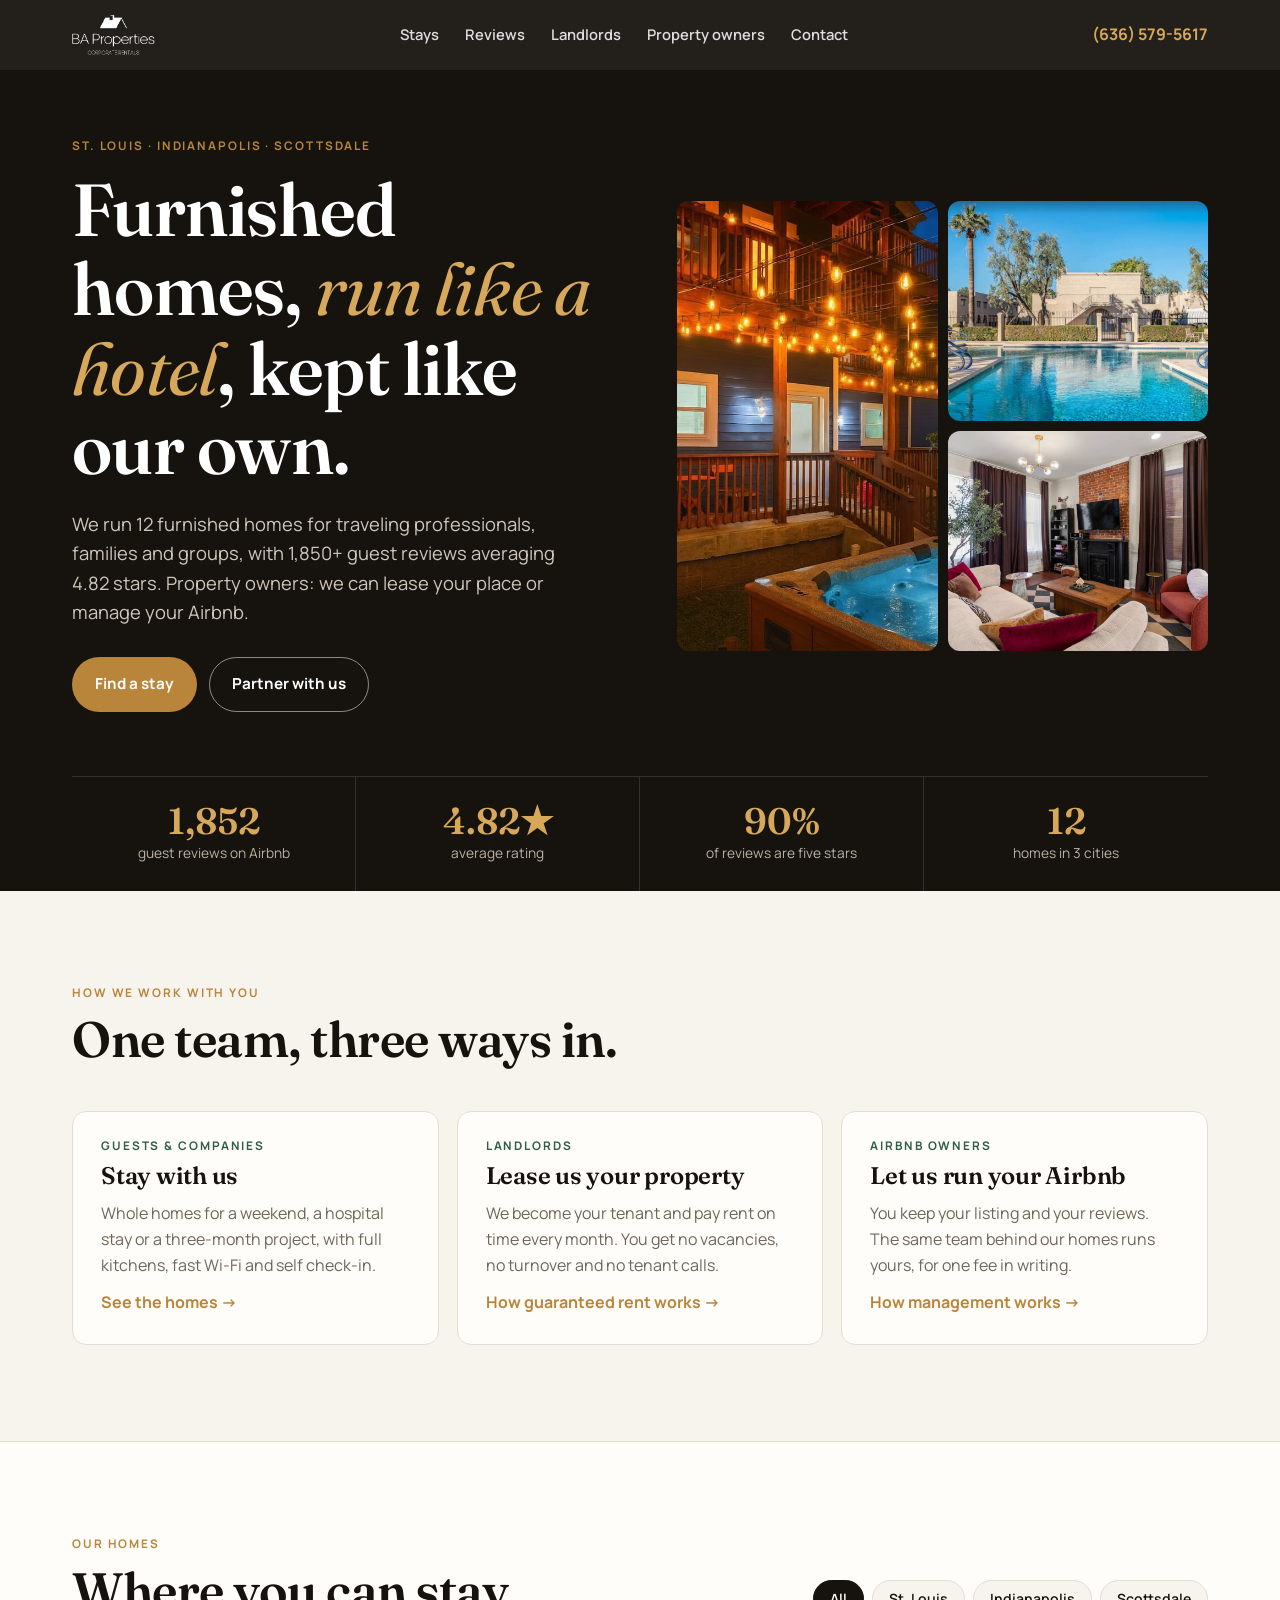
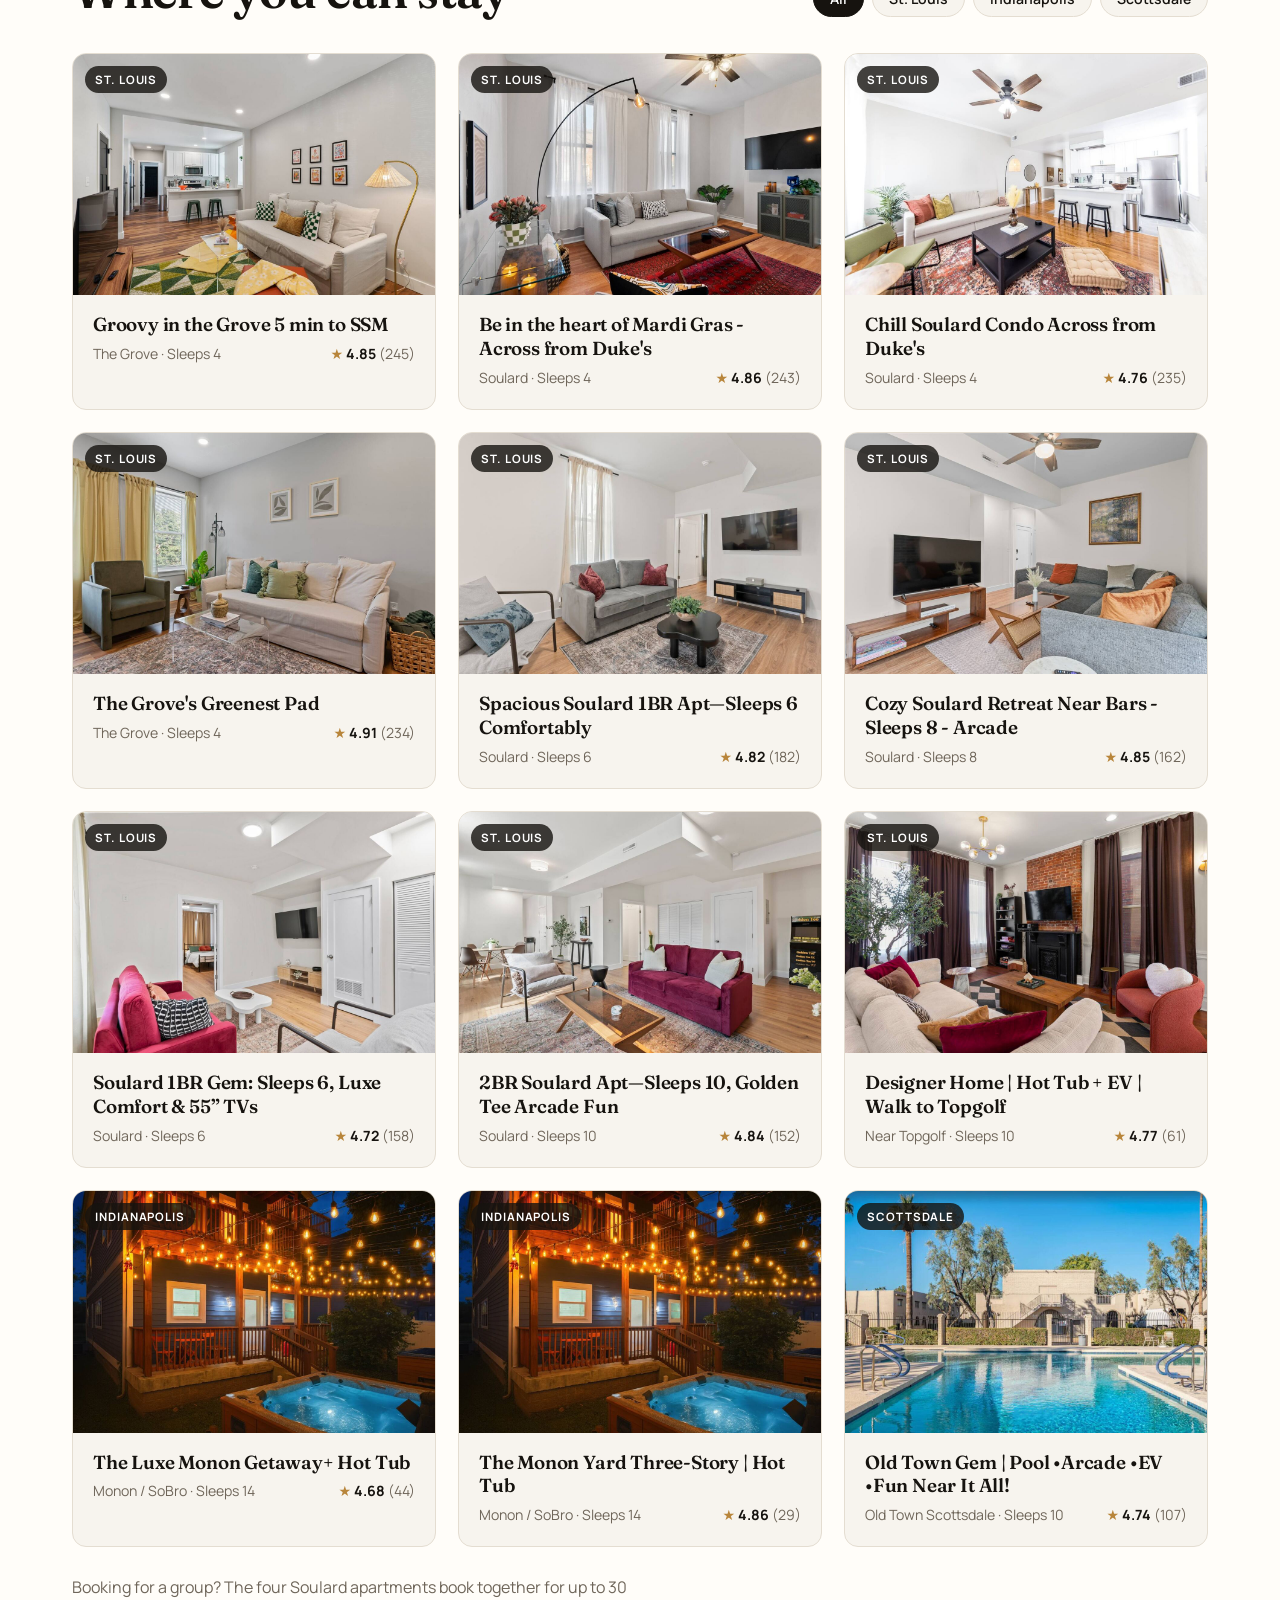
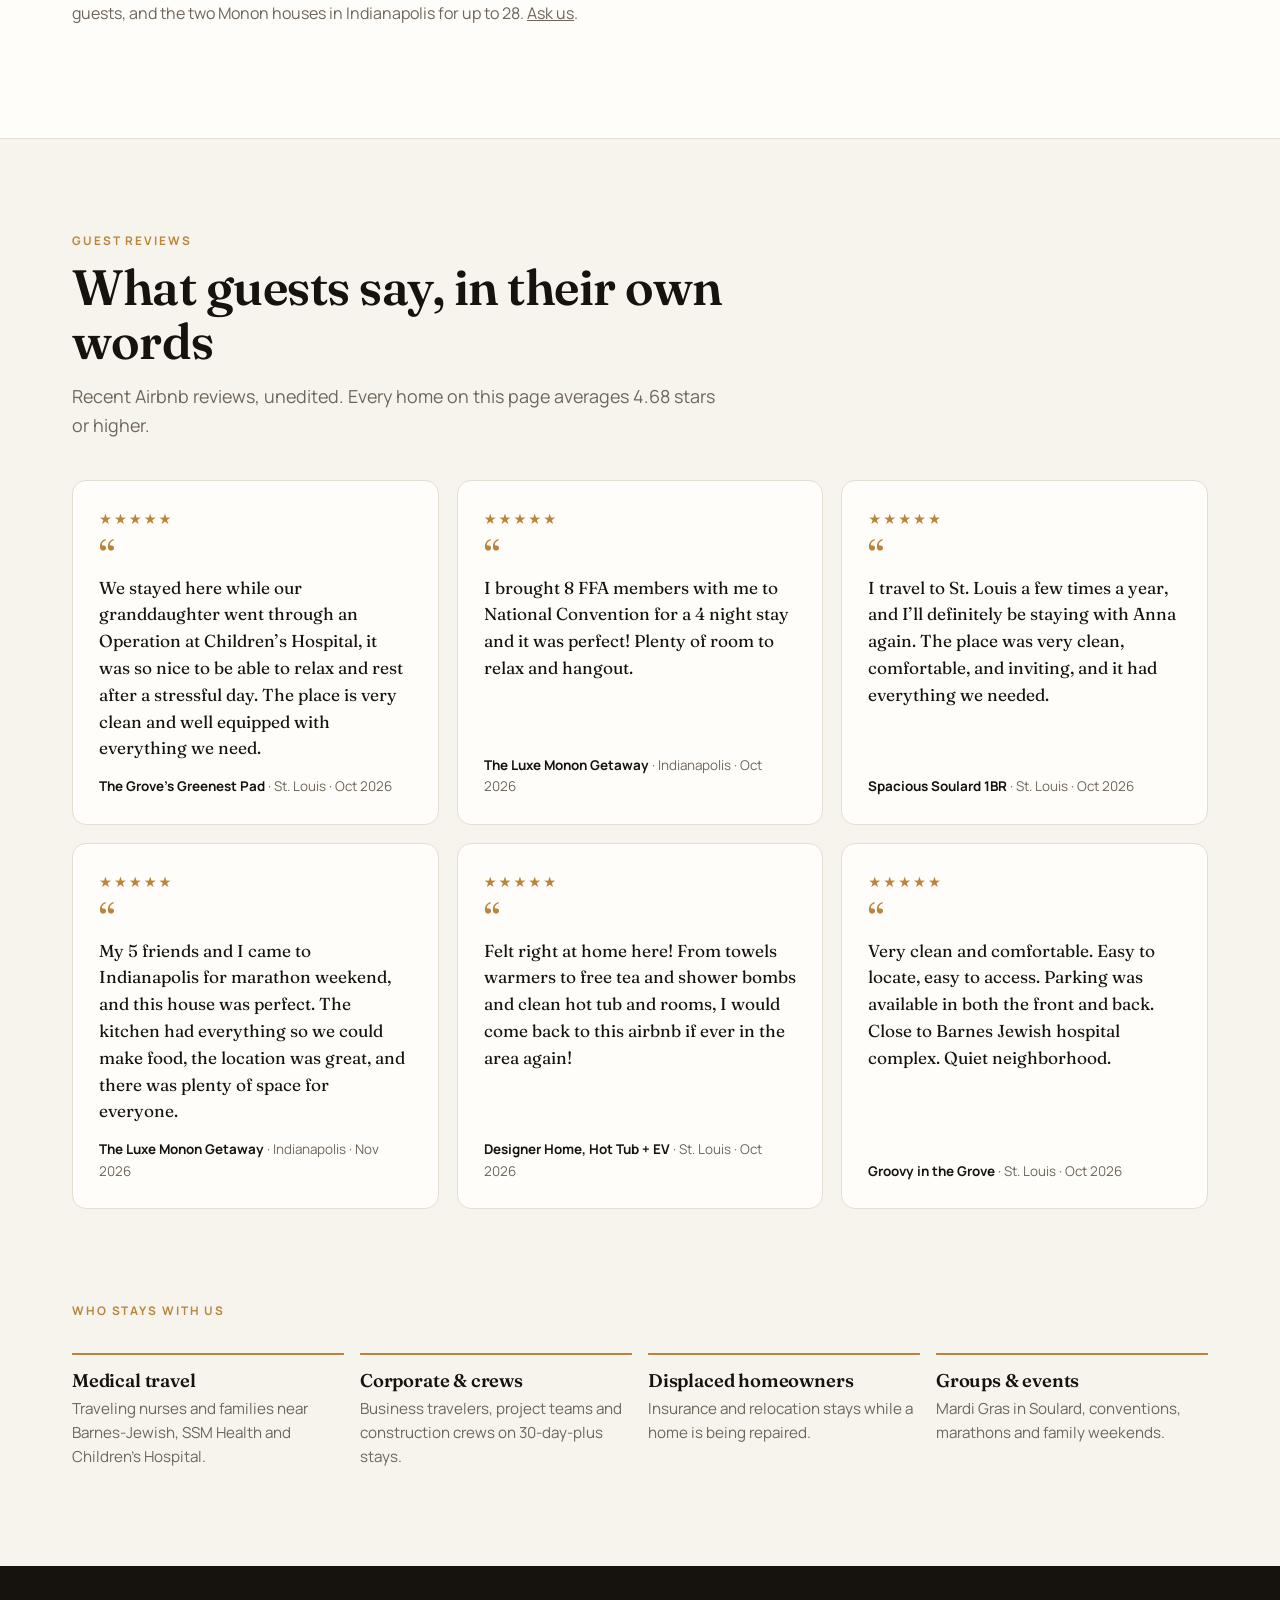
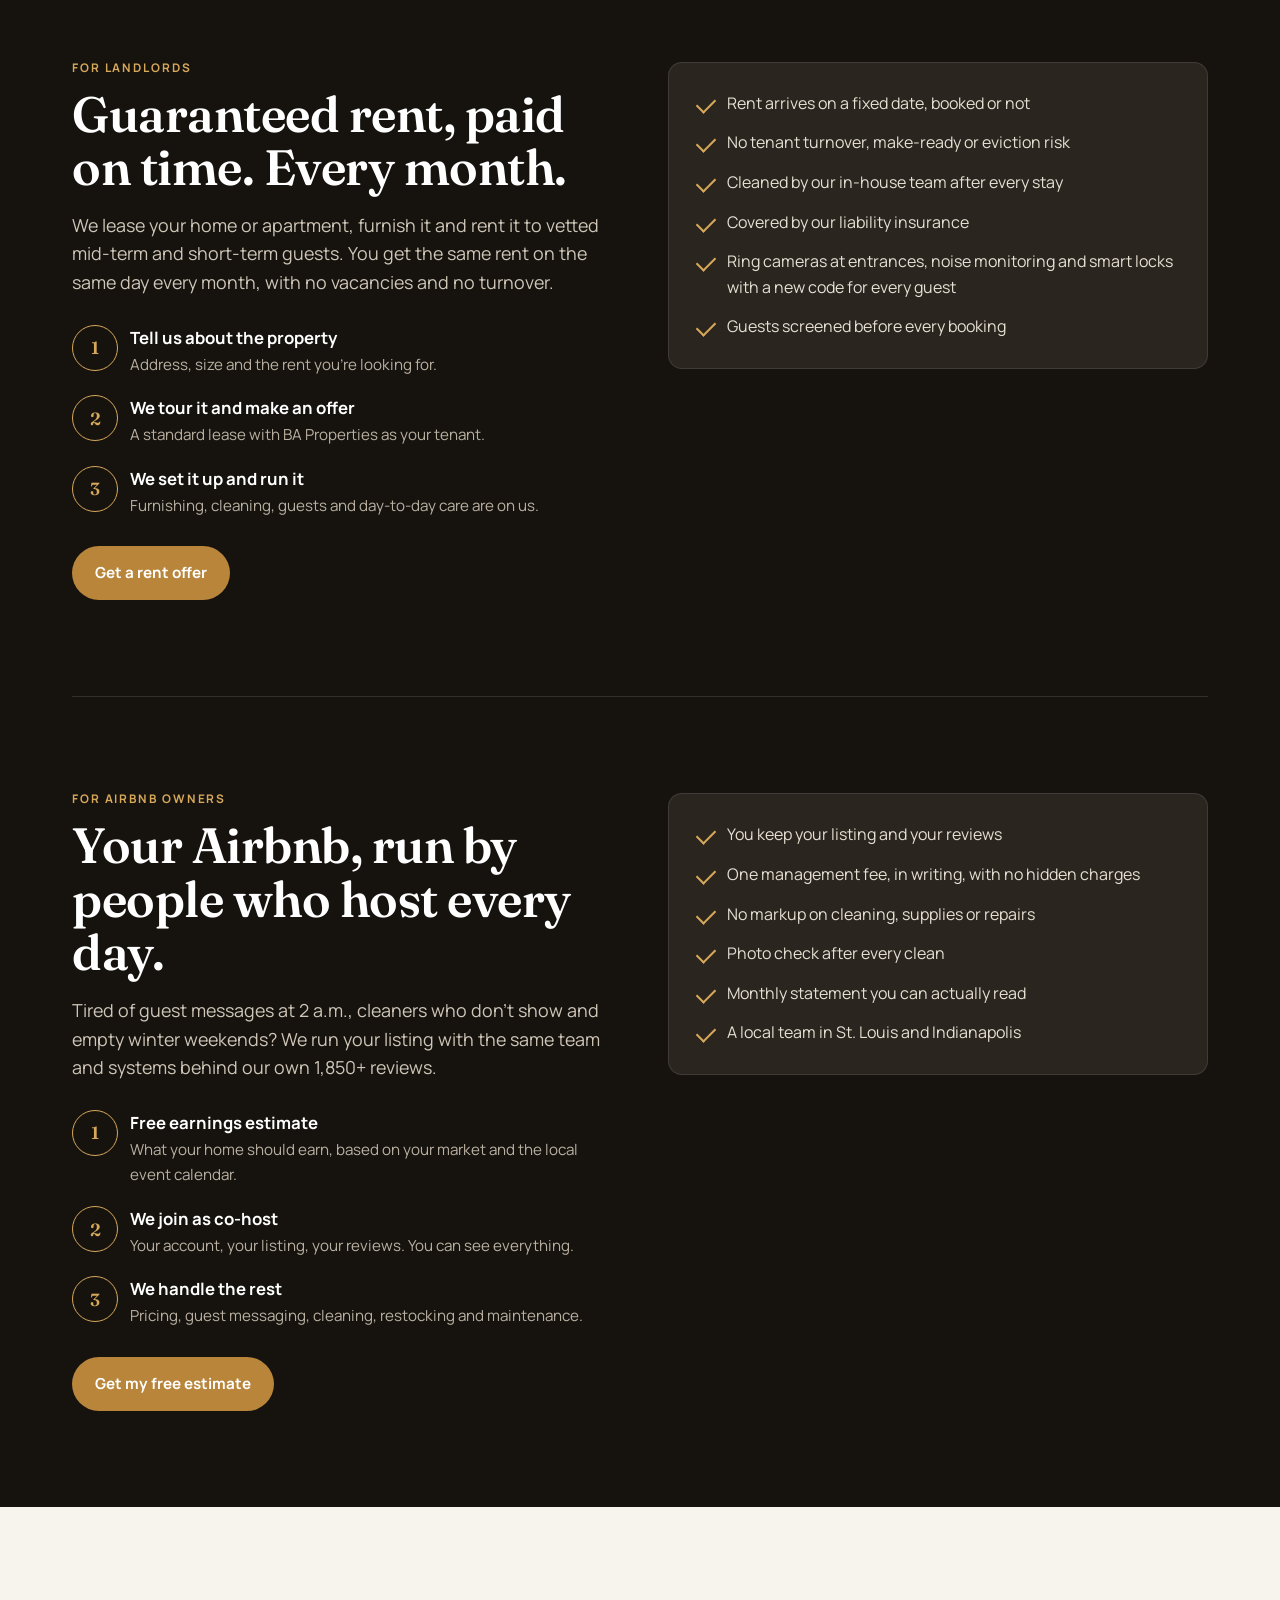
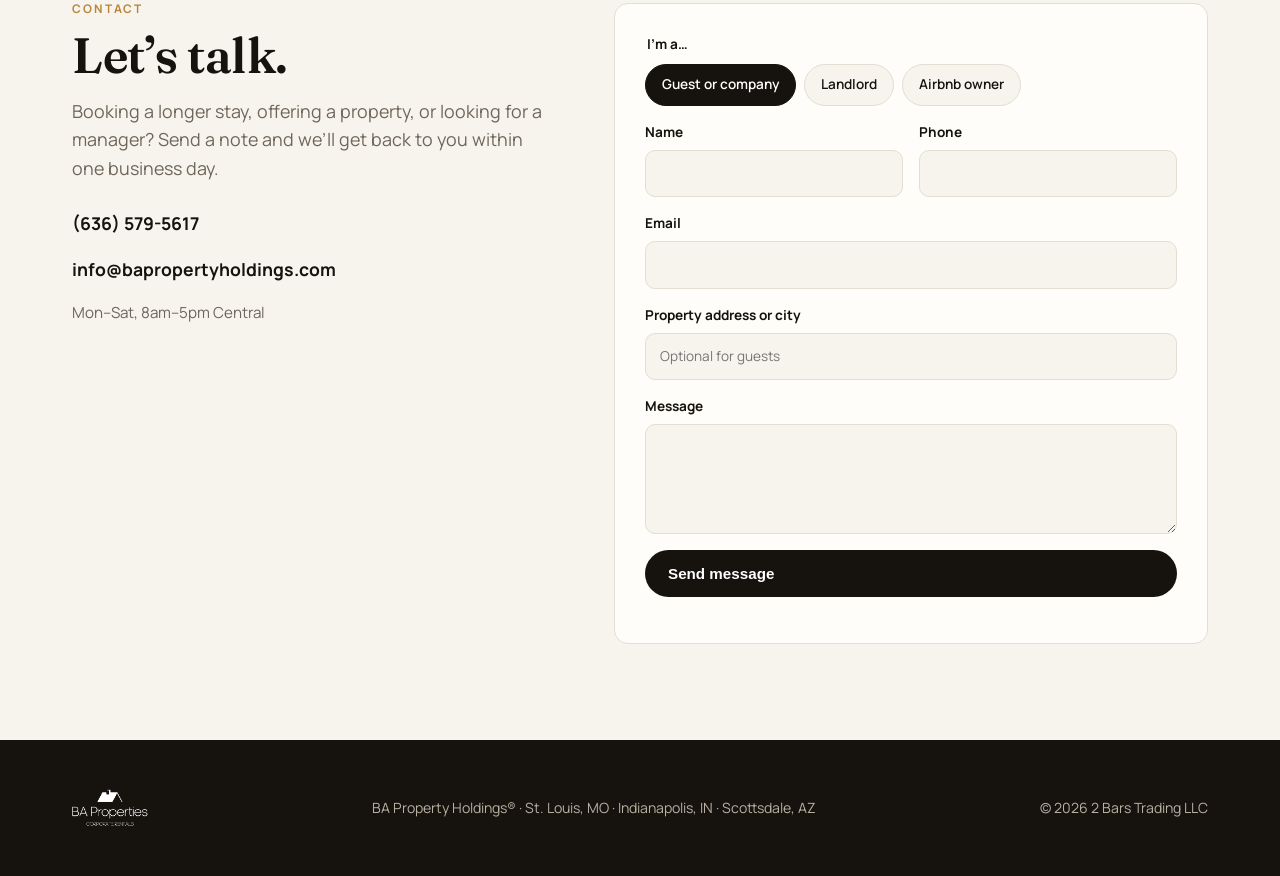
<file: new/index.html>
<!doctype html>
<html lang="en">
<head>
<meta charset="utf-8">
<meta name="viewport" content="width=device-width, initial-scale=1">
<title>BA Properties | Furnished homes in St. Louis, Indianapolis &amp; Scottsdale</title>
<meta name="description" content="BA Properties runs 12 furnished homes across St. Louis, Indianapolis and Scottsdale, rated 4.82 across 1,850+ guest reviews. Book a stay, lease us your property, or have us manage your Airbnb.">
<meta name="robots" content="noindex">
<link rel="icon" href="../images/6371a78a9b96f76beb07923d_logo_-_32px.png">
<link rel="preconnect" href="https://fonts.googleapis.com">
<link rel="preconnect" href="https://fonts.gstatic.com" crossorigin>
<link href="https://fonts.googleapis.com/css2?family=Fraunces:opsz,wght@9..144,400;9..144,600;9..144,700&family=Manrope:wght@400;500;600;700&display=swap" rel="stylesheet">
<style>
:root{
  --ink:#16130f; --ink-2:#2a251f; --paper:#f7f4ee; --card:#fffdf9; --line:#e4ddd1; --muted:#6f665a;
  --gold:#b8853a; --gold-2:#d7a85a; --gold-soft:#f3e6cf; --green:#2f5d4a;
  --serif:"Fraunces",Georgia,serif; --sans:"Manrope",system-ui,-apple-system,"Segoe UI",sans-serif;
  --r:14px; --max:1180px;
}
*{box-sizing:border-box} html{scroll-behavior:smooth}
body{margin:0;background:var(--paper);color:var(--ink);font:16px/1.6 var(--sans);-webkit-font-smoothing:antialiased}
img{display:block;max-width:100%}
a{color:inherit}
.wrap{max-width:var(--max);margin:0 auto;padding:0 22px}
h1,h2,h3{font-family:var(--serif);font-weight:600;line-height:1.08;margin:0;letter-spacing:-.01em}
h2{font-size:clamp(2rem,4.4vw,3.1rem)}
.eyebrow{font:700 .74rem/1 var(--sans);letter-spacing:.16em;text-transform:uppercase;color:var(--gold)}
.lede{font-size:1.12rem;color:var(--muted);max-width:60ch}
.btn{display:inline-flex;align-items:center;gap:8px;padding:14px 22px;border-radius:999px;font-weight:700;font-size:.95rem;text-decoration:none;border:1.5px solid transparent;cursor:pointer;transition:transform .15s,background .15s}
.btn:hover{transform:translateY(-1px)}
.btn-gold{background:var(--gold);color:#fff}.btn-gold:hover{background:#a3742f}
.btn-ghost{border-color:rgba(255,255,255,.5);color:#fff}.btn-ghost:hover{background:rgba(255,255,255,.1)}
.btn-dark{background:var(--ink);color:#fff}
section{padding:96px 0;scroll-margin-top:70px}#owners{scroll-margin-top:90px}
:focus-visible{outline:2px solid var(--gold);outline-offset:3px}

/* header */
header.top{position:sticky;top:0;z-index:20;background:rgba(22,19,15,.94);backdrop-filter:blur(8px);color:#fff}
.top .wrap{display:flex;align-items:center;justify-content:space-between;height:70px;gap:20px}
.brand img{height:44px;width:auto;mix-blend-mode:lighten}
.top nav{display:flex;gap:26px;font-size:.92rem;font-weight:600}
.top nav a{text-decoration:none;opacity:.85}.top nav a:hover{opacity:1;color:var(--gold-2)}
.top .call{font-weight:700;text-decoration:none;color:var(--gold-2);white-space:nowrap}
@media(max-width:900px){.top nav{display:none}}

/* hero */
.hero{background:var(--ink);color:#fff;padding:70px 0 0;overflow:hidden}
.hero-grid{display:grid;grid-template-columns:1.05fr 1fr;gap:48px;align-items:center}
.hero h1{font-size:clamp(2.6rem,6vw,4.6rem);font-weight:600}
.hero h1 em{font-style:italic;color:var(--gold-2);font-weight:400}
.hero p{color:#cfc6b8;font-size:1.15rem;max-width:46ch;margin:22px 0 30px}
.hero-ctas{display:flex;flex-wrap:wrap;gap:12px}
.collage{display:grid;grid-template-columns:1fr 1fr;grid-template-rows:220px 220px;gap:10px}
.collage img{width:100%;height:100%;object-fit:cover;border-radius:12px}
.collage img:first-child{grid-row:span 2}
.proof{display:grid;grid-template-columns:repeat(4,1fr);border-top:1px solid rgba(255,255,255,.12);margin-top:64px}
.proof div{padding:26px 0;border-right:1px solid rgba(255,255,255,.12);text-align:center}
.proof div:last-child{border-right:0}
.proof b{display:block;font:600 2.3rem/1 var(--serif);color:var(--gold-2)}
.proof span{font-size:.86rem;color:#b9b0a2}
@media(max-width:860px){.hero-grid{grid-template-columns:1fr}.collage{grid-template-rows:160px 160px}.proof{grid-template-columns:1fr 1fr}.proof div:nth-child(2){border-right:0}}

/* paths */
.paths{display:grid;grid-template-columns:repeat(3,1fr);gap:18px;margin-top:44px}
.path{background:var(--card);border:1px solid var(--line);border-radius:var(--r);padding:28px;display:flex;flex-direction:column;gap:12px}
.path .eyebrow{color:var(--green)}
.path h3{font-size:1.5rem}
.path p{margin:0;color:var(--muted)}
.path a{margin-top:auto;font-weight:700;color:var(--gold);text-decoration:none}
@media(max-width:860px){.paths{grid-template-columns:1fr}}

/* stays */
#stays{background:var(--card);border-block:1px solid var(--line)}
.head-row{display:flex;justify-content:space-between;align-items:end;gap:24px;flex-wrap:wrap}
.filters{display:flex;gap:8px;flex-wrap:wrap}
.chip{border:1px solid var(--line);background:var(--paper);border-radius:999px;padding:8px 16px;font:600 .88rem var(--sans);cursor:pointer;color:var(--ink)}
.chip[aria-pressed="true"]{background:var(--ink);color:#fff;border-color:var(--ink)}
.grid{display:grid;grid-template-columns:repeat(auto-fill,minmax(320px,1fr));gap:22px;margin-top:36px}
.home{background:var(--paper);border:1px solid var(--line);border-radius:var(--r);overflow:hidden;display:flex;flex-direction:column;text-decoration:none;transition:box-shadow .2s,transform .2s}
.home:hover{box-shadow:0 14px 34px rgba(22,19,15,.12);transform:translateY(-2px)}
.home .ph{aspect-ratio:3/2;overflow:hidden;position:relative}
.home .ph img{width:100%;height:100%;object-fit:cover;transition:transform .5s}
.home:hover .ph img{transform:scale(1.04)}
.home .city{position:absolute;left:12px;top:12px;background:rgba(22,19,15,.8);color:#fff;font:700 .72rem var(--sans);letter-spacing:.08em;text-transform:uppercase;padding:6px 10px;border-radius:999px}
.home .body{padding:18px 20px 20px;display:flex;flex-direction:column;gap:6px}
.home h3{font-size:1.18rem;line-height:1.25}
.home .meta{display:flex;justify-content:space-between;font-size:.88rem;color:var(--muted)}
.home .rate{font-weight:700;color:var(--ink)}
.home .rate::before{content:"★ ";color:var(--gold)}

/* reviews */
.reviews{display:grid;grid-template-columns:repeat(3,1fr);gap:18px;margin-top:40px}
.rev{background:var(--card);border:1px solid var(--line);border-radius:var(--r);padding:26px;display:flex;flex-direction:column;gap:14px;margin:0}
.rev blockquote{margin:0;font:400 1.08rem/1.55 var(--serif)}
.rev blockquote::before{content:"“";display:block;font-size:2.6rem;line-height:.6;color:var(--gold);margin-bottom:6px}
.rev figcaption{font-size:.84rem;color:var(--muted);margin-top:auto}
.rev figcaption b{color:var(--ink)}
.stars{color:var(--gold);letter-spacing:2px;font-size:.9rem}
@media(max-width:960px){.reviews{grid-template-columns:1fr 1fr}}@media(max-width:640px){.reviews{grid-template-columns:1fr}}

/* who stays */
.who{display:grid;grid-template-columns:repeat(4,1fr);gap:16px;margin-top:36px}
.who div{border-top:2px solid var(--gold);padding-top:16px}
.who h3{font-size:1.15rem;margin-bottom:6px}
.who p{margin:0;color:var(--muted);font-size:.95rem}
@media(max-width:860px){.who{grid-template-columns:1fr 1fr}}

/* partner sections */
.partner{background:var(--ink);color:#fff}
.partner .lede{color:#cfc6b8}
.split{display:grid;grid-template-columns:1fr 1fr;gap:56px;align-items:start}
.split + .split{margin-top:96px;padding-top:96px;border-top:1px solid rgba(255,255,255,.12)}
.steps{list-style:none;margin:28px 0 0;padding:0;display:grid;gap:18px;counter-reset:s}
.steps li{display:grid;grid-template-columns:44px 1fr;gap:14px;align-items:start}
.steps li::before{counter-increment:s;content:counter(s);width:44px;height:44px;border-radius:50%;border:1.5px solid var(--gold-2);color:var(--gold-2);display:grid;place-items:center;font:600 1.1rem var(--serif)}
.steps b{display:block;font-size:1.05rem}
.steps span{color:#b9b0a2;font-size:.95rem}
.checks{list-style:none;margin:0;padding:28px;display:grid;gap:14px;background:var(--ink-2);border-radius:var(--r);border:1px solid rgba(255,255,255,.1)}
.checks li{padding-left:30px;position:relative;color:#e6dfd3}
.checks li::before{content:"";position:absolute;left:0;top:7px;width:16px;height:9px;border-left:2.5px solid var(--gold-2);border-bottom:2.5px solid var(--gold-2);transform:rotate(-45deg)}
.split .btn{margin-top:28px}
@media(max-width:860px){.split{grid-template-columns:1fr;gap:28px}}

/* contact */
.contact{display:grid;grid-template-columns:.9fr 1.1fr;gap:56px}
.contact form{background:var(--card);border:1px solid var(--line);border-radius:var(--r);padding:30px;display:grid;gap:16px}
.row2{display:grid;grid-template-columns:1fr 1fr;gap:16px}
label{display:grid;gap:6px;font-weight:700;font-size:.85rem}
input,select,textarea{font:inherit;font-weight:400;padding:12px 14px;border:1px solid var(--line);border-radius:10px;background:var(--paper);color:var(--ink);width:100%}
textarea{min-height:110px;resize:vertical}
.seg{display:flex;flex-wrap:wrap;gap:8px;position:relative}
.seg input{position:absolute;left:0;top:0;width:1px;height:1px;opacity:0;pointer-events:none}
.seg label{border:1px solid var(--line);border-radius:999px;padding:9px 16px;cursor:pointer;font-weight:600;background:var(--paper)}
.seg input:checked + label{background:var(--ink);color:#fff;border-color:var(--ink)}
.seg input:focus-visible + label{outline:2px solid var(--gold);outline-offset:2px}
.msg{padding:14px 16px;border-radius:10px;font-weight:600}
.msg.ok{background:#e4f1ea;color:var(--green)}.msg.err{background:#f8e3df;color:#8a2f1f}
.contact-info{display:grid;gap:18px;margin-top:26px}
.contact-info a{font-weight:700;text-decoration:none;font-size:1.1rem}
@media(max-width:860px){.contact{grid-template-columns:1fr}.row2{grid-template-columns:1fr}}

footer{background:var(--ink);color:#b9b0a2;padding:48px 0;font-size:.88rem}
footer .wrap{display:flex;justify-content:space-between;gap:24px;flex-wrap:wrap;align-items:center}
footer img{height:40px;mix-blend-mode:lighten}
@media(prefers-reduced-motion:reduce){*{transition:none!important;scroll-behavior:auto!important}}
</style>
</head>
<body>
<header class="top">
  <div class="wrap">
    <a class="brand" href="#top" aria-label="BA Properties home"><img src="img/logo.png" alt="BA Properties"></a>
    <nav aria-label="Main">
      <a href="#stays">Stays</a><a href="#reviews">Reviews</a><a href="#landlords">Landlords</a><a href="#owners">Property owners</a><a href="#contact">Contact</a>
    </nav>
    <a class="call" href="tel:+16365795617">(636) 579-5617</a>
  </div>
</header>

<main id="top">
  <section class="hero">
    <div class="wrap">
      <div class="hero-grid">
        <div>
          <div class="eyebrow">St. Louis · Indianapolis · Scottsdale</div>
          <h1 style="margin-top:18px">Furnished homes, <em>run like a hotel</em>, kept like our own.</h1>
          <p>We run 12 furnished homes for traveling professionals, families and groups, with 1,850+ guest reviews averaging 4.82 stars. Property owners: we can lease your place or manage your Airbnb.</p>
          <div class="hero-ctas">
            <a class="btn btn-gold" href="#stays">Find a stay</a>
            <a class="btn btn-ghost" href="#landlords">Partner with us</a>
          </div>
        </div>
        <div class="collage" aria-hidden="true">
          <img src="img/2622-monon-grand-01.jpg" alt="">
          <img src="img/posh-sleeps-10-private-hot-tub-01.jpg" alt="">
          <img src="img/2930-hickory-01.jpg" alt="">
        </div>
      </div>
      <div class="proof">
        <div><b>1,852</b><span>guest reviews on Airbnb</span></div>
        <div><b>4.82★</b><span>average rating</span></div>
        <div><b>90%</b><span>of reviews are five stars</span></div>
        <div><b>12</b><span>homes in 3 cities</span></div>
      </div>
    </div>
  </section>

  <section>
    <div class="wrap">
      <div class="eyebrow">How we work with you</div>
      <h2 style="margin-top:14px;max-width:18ch">One team, three ways in.</h2>
      <div class="paths">
        <div class="path"><span class="eyebrow">Guests &amp; companies</span><h3>Stay with us</h3><p>Whole homes for a weekend, a hospital stay or a three-month project, with full kitchens, fast Wi-Fi and self check-in.</p><a href="#stays">See the homes →</a></div>
        <div class="path"><span class="eyebrow">Landlords</span><h3>Lease us your property</h3><p>We become your tenant and pay rent on time every month. You get no vacancies, no turnover and no tenant calls.</p><a href="#landlords">How guaranteed rent works →</a></div>
        <div class="path"><span class="eyebrow">Airbnb owners</span><h3>Let us run your Airbnb</h3><p>You keep your listing and your reviews. The same team behind our homes runs yours, for one fee in writing.</p><a href="#owners">How management works →</a></div>
      </div>
    </div>
  </section>

  <section id="stays">
    <div class="wrap">
      <div class="head-row">
        <div><div class="eyebrow">Our homes</div><h2 style="margin-top:14px">Where you can stay</h2></div>
        <div class="filters" role="group" aria-label="Filter by city">
          <button class="chip" aria-pressed="true" data-city="all">All</button>
          <button class="chip" aria-pressed="false" data-city="St. Louis">St. Louis</button>
          <button class="chip" aria-pressed="false" data-city="Indianapolis">Indianapolis</button>
          <button class="chip" aria-pressed="false" data-city="Scottsdale">Scottsdale</button>
        </div>
      </div>
      <div class="grid" id="homes"></div>
      <p class="lede" style="margin-top:28px;font-size:1rem">Booking for a group? The four Soulard apartments book together for up to 30 guests, and the two Monon houses in Indianapolis for up to 28. <a href="#contact">Ask us</a>.</p>
    </div>
  </section>

  <section id="reviews">
    <div class="wrap">
      <div class="eyebrow">Guest reviews</div>
      <h2 style="margin-top:14px;max-width:20ch">What guests say, in their own words</h2>
      <p class="lede" style="margin-top:14px">Recent Airbnb reviews, unedited. Every home on this page averages 4.68 stars or higher.</p>
      <div class="reviews">
        <figure class="rev"><span class="stars">★★★★★</span><blockquote>We stayed here while our granddaughter went through an Operation at Children’s Hospital, it was so nice to be able to relax and rest after a stressful day. The place is very clean and well equipped with everything we need.</blockquote><figcaption><b>The Grove’s Greenest Pad</b> · St. Louis · Oct 2026</figcaption></figure>
        <figure class="rev"><span class="stars">★★★★★</span><blockquote>I brought 8 FFA members with me to National Convention for a 4 night stay and it was perfect! Plenty of room to relax and hangout.</blockquote><figcaption><b>The Luxe Monon Getaway</b> · Indianapolis · Oct 2026</figcaption></figure>
        <figure class="rev"><span class="stars">★★★★★</span><blockquote>I travel to St. Louis a few times a year, and I’ll definitely be staying with Anna again. The place was very clean, comfortable, and inviting, and it had everything we needed.</blockquote><figcaption><b>Spacious Soulard 1BR</b> · St. Louis · Oct 2026</figcaption></figure>
        <figure class="rev"><span class="stars">★★★★★</span><blockquote>My 5 friends and I came to Indianapolis for marathon weekend, and this house was perfect. The kitchen had everything so we could make food, the location was great, and there was plenty of space for everyone.</blockquote><figcaption><b>The Luxe Monon Getaway</b> · Indianapolis · Nov 2026</figcaption></figure>
        <figure class="rev"><span class="stars">★★★★★</span><blockquote>Felt right at home here! From towels warmers to free tea and shower bombs and clean hot tub and rooms, I would come back to this airbnb if ever in the area again!</blockquote><figcaption><b>Designer Home, Hot Tub + EV</b> · St. Louis · Oct 2026</figcaption></figure>
        <figure class="rev"><span class="stars">★★★★★</span><blockquote>Very clean and comfortable. Easy to locate, easy to access. Parking was available in both the front and back. Close to Barnes Jewish hospital complex. Quiet neighborhood.</blockquote><figcaption><b>Groovy in the Grove</b> · St. Louis · Oct 2026</figcaption></figure>
      </div>
    </div>
  </section>

  <section style="padding-top:0">
    <div class="wrap">
      <div class="eyebrow">Who stays with us</div>
      <div class="who">
        <div><h3>Medical travel</h3><p>Traveling nurses and families near Barnes-Jewish, SSM Health and Children’s Hospital.</p></div>
        <div><h3>Corporate &amp; crews</h3><p>Business travelers, project teams and construction crews on 30-day-plus stays.</p></div>
        <div><h3>Displaced homeowners</h3><p>Insurance and relocation stays while a home is being repaired.</p></div>
        <div><h3>Groups &amp; events</h3><p>Mardi Gras in Soulard, conventions, marathons and family weekends.</p></div>
      </div>
    </div>
  </section>

  <section class="partner" id="landlords">
    <div class="wrap">
      <div class="split">
        <div>
          <div class="eyebrow" style="color:var(--gold-2)">For landlords</div>
          <h2 style="margin-top:14px">Guaranteed rent, paid on time. Every month.</h2>
          <p class="lede" style="margin-top:16px">We lease your home or apartment, furnish it and rent it to vetted mid-term and short-term guests. You get the same rent on the same day every month, with no vacancies and no turnover.</p>
          <ol class="steps">
            <li><div><b>Tell us about the property</b><span>Address, size and the rent you’re looking for.</span></div></li>
            <li><div><b>We tour it and make an offer</b><span>A standard lease with BA Properties as your tenant.</span></div></li>
            <li><div><b>We set it up and run it</b><span>Furnishing, cleaning, guests and day-to-day care are on us.</span></div></li>
          </ol>
          <a class="btn btn-gold" href="#contact" data-role="Landlord">Get a rent offer</a>
        </div>
        <ul class="checks">
          <li>Rent arrives on a fixed date, booked or not</li>
          <li>No tenant turnover, make-ready or eviction risk</li>
          <li>Cleaned by our in-house team after every stay</li>
          <li>Covered by our liability insurance</li>
          <li>Ring cameras at entrances, noise monitoring and smart locks with a new code for every guest</li>
          <li>Guests screened before every booking</li>
        </ul>
      </div>

      <div class="split" id="owners">
        <div>
          <div class="eyebrow" style="color:var(--gold-2)">For Airbnb owners</div>
          <h2 style="margin-top:14px">Your Airbnb, run by people who host every day.</h2>
          <p class="lede" style="margin-top:16px">Tired of guest messages at 2 a.m., cleaners who don’t show and empty winter weekends? We run your listing with the same team and systems behind our own 1,850+ reviews.</p>
          <ol class="steps">
            <li><div><b>Free earnings estimate</b><span>What your home should earn, based on your market and the local event calendar.</span></div></li>
            <li><div><b>We join as co-host</b><span>Your account, your listing, your reviews. You can see everything.</span></div></li>
            <li><div><b>We handle the rest</b><span>Pricing, guest messaging, cleaning, restocking and maintenance.</span></div></li>
          </ol>
          <a class="btn btn-gold" href="#contact" data-role="Property owner">Get my free estimate</a>
        </div>
        <ul class="checks">
          <li>You keep your listing and your reviews</li>
          <li>One management fee, in writing, with no hidden charges</li>
          <li>No markup on cleaning, supplies or repairs</li>
          <li>Photo check after every clean</li>
          <li>Monthly statement you can actually read</li>
          <li>A local team in St. Louis and Indianapolis</li>
        </ul>
      </div>
    </div>
  </section>

  <section id="contact">
    <div class="wrap contact">
      <div>
        <div class="eyebrow">Contact</div>
        <h2 style="margin-top:14px">Let’s talk.</h2>
        <p class="lede" style="margin-top:14px">Booking a longer stay, offering a property, or looking for a manager? Send a note and we’ll get back to you within one business day.</p>
        <div class="contact-info">
          <a href="tel:+16365795617">(636) 579-5617</a>
          <a href="mailto:info@bapropertyholdings.com">info@bapropertyholdings.com</a>
          <span class="lede" style="font-size:.95rem">Mon–Sat, 8am–5pm Central</span>
        </div>
      </div>
      <form id="contact-form" novalidate>
        <fieldset style="border:0;padding:0;margin:0"><legend style="font-weight:700;font-size:.85rem;margin-bottom:8px">I’m a…</legend>
          <div class="seg">
            <input type="radio" name="role" id="r1" value="Guest or company" checked><label for="r1">Guest or company</label>
            <input type="radio" name="role" id="r2" value="Landlord"><label for="r2">Landlord</label>
            <input type="radio" name="role" id="r3" value="Property owner"><label for="r3">Airbnb owner</label>
          </div>
        </fieldset>
        <div class="row2">
          <label>Name<input name="name" required autocomplete="name"></label>
          <label>Phone<input name="phone" type="tel" autocomplete="tel"></label>
        </div>
        <label>Email<input name="email" type="email" required autocomplete="email"></label>
        <label id="addr-wrap">Property address or city<input name="property" placeholder="Optional for guests"></label>
        <label>Message<textarea name="message" required></textarea></label>
        <button class="btn btn-dark" type="submit">Send message</button>
        <div id="form-msg" role="status" aria-live="polite"></div>
      </form>
    </div>
  </section>
</main>

<footer>
  <div class="wrap">
    <img src="img/logo.png" alt="BA Properties">
    <span>BA Property Holdings® · St. Louis, MO · Indianapolis, IN · Scottsdale, AZ</span>
    <span>© 2026 2 Bars Trading LLC</span>
  </div>
</footer>

<script>
const HOMES = [{"title": "Groovy in the Grove 5 min to SSM", "city": "St. Louis", "hood": "The Grove", "sleeps": 4, "bedrooms": 1, "reviews": 245, "rating": 4.85, "airbnb": "https://www.airbnb.com/rooms/984036402113828302", "img": ["img/groovy-groovy-in-the-grove-5-m-01.jpg", "img/groovy-groovy-in-the-grove-5-m-02.jpg", "img/groovy-groovy-in-the-grove-5-m-03.jpg"]}, {"title": "Be in the heart of Mardi Gras - Across from Duke's", "city": "St. Louis", "hood": "Soulard", "sleeps": 4, "bedrooms": 1, "reviews": 243, "rating": 4.86, "airbnb": "https://www.airbnb.com/rooms/1087059774148601533", "img": ["img/2e-the-heart-of-mardi-gras-sou-01.jpg", "img/2e-the-heart-of-mardi-gras-sou-02.jpg", "img/2e-the-heart-of-mardi-gras-sou-03.jpg"]}, {"title": "Chill Soulard Condo Across from Duke's", "city": "St. Louis", "hood": "Soulard", "sleeps": 4, "bedrooms": 1, "reviews": 235, "rating": 4.76, "airbnb": "https://www.airbnb.com/rooms/953558394417868120", "img": ["img/2w-chill-soulard-condo-across--01.jpg", "img/2w-chill-soulard-condo-across--02.jpg", "img/2w-chill-soulard-condo-across--03.jpg"]}, {"title": "The Grove's Greenest Pad", "city": "St. Louis", "hood": "The Grove", "sleeps": 4, "bedrooms": 1, "reviews": 234, "rating": 4.91, "airbnb": "https://www.airbnb.com/rooms/984316920688500734", "img": ["img/greenest-the-grove-s-greenest--01.jpg", "img/greenest-the-grove-s-greenest--02.jpg", "img/greenest-the-grove-s-greenest--03.jpg"]}, {"title": "Spacious Soulard 1BR Apt\u2014Sleeps 6 Comfortably", "city": "St. Louis", "hood": "Soulard", "sleeps": 6, "bedrooms": 1, "reviews": 182, "rating": 4.82, "airbnb": "https://www.airbnb.com/rooms/1254274371666171512", "img": ["img/crow-unit-c-01.jpg", "img/crow-unit-c-02.jpg", "img/crow-unit-c-03.jpg"]}, {"title": "Cozy Soulard Retreat Near Bars - Sleeps 8 - Arcade", "city": "St. Louis", "hood": "Soulard", "sleeps": 8, "bedrooms": 3, "reviews": 162, "rating": 4.85, "airbnb": "https://www.airbnb.com/rooms/1254281003033138018", "img": ["img/crow-unit-d-01.jpg", "img/crow-unit-d-02.jpg", "img/crow-unit-d-03.jpg"]}, {"title": "Soulard 1BR Gem: Sleeps 6, Luxe Comfort & 55\u201d TVs", "city": "St. Louis", "hood": "Soulard", "sleeps": 6, "bedrooms": 1, "reviews": 158, "rating": 4.72, "airbnb": "https://www.airbnb.com/rooms/1316321679180760460", "img": ["img/crow-unit-a-01.jpg", "img/crow-unit-a-02.jpg", "img/crow-unit-a-03.jpg"]}, {"title": "2BR Soulard Apt\u2014Sleeps 10, Golden Tee Arcade Fun", "city": "St. Louis", "hood": "Soulard", "sleeps": 10, "bedrooms": 2, "reviews": 152, "rating": 4.84, "airbnb": "https://www.airbnb.com/rooms/1253989533334666941", "img": ["img/crow-unit-b-01.jpg", "img/crow-unit-b-02.jpg", "img/crow-unit-b-03.jpg"]}, {"title": "Designer Home | Hot Tub + EV | Walk to Topgolf", "city": "St. Louis", "hood": "Near Topgolf", "sleeps": 10, "bedrooms": 3, "reviews": 61, "rating": 4.77, "airbnb": "https://www.airbnb.com/rooms/1597341581750863462", "img": ["img/2930-hickory-01.jpg", "img/2930-hickory-02.jpg", "img/2930-hickory-03.jpg"]}, {"title": "The Luxe Monon Getaway+ Hot Tub", "city": "Indianapolis", "hood": "Monon / SoBro", "sleeps": 14, "bedrooms": 4, "reviews": 44, "rating": 4.68, "airbnb": "https://www.airbnb.com/rooms/1374008150812629132", "img": ["img/2624-monon-luxe-01.jpg", "img/2624-monon-luxe-02.jpg", "img/2624-monon-luxe-03.jpg"]}, {"title": "The Monon Yard Three-Story | Hot Tub", "city": "Indianapolis", "hood": "Monon / SoBro", "sleeps": 14, "bedrooms": 4, "reviews": 29, "rating": 4.86, "airbnb": "https://www.airbnb.com/rooms/1374002291760872002", "img": ["img/2622-monon-grand-01.jpg", "img/2622-monon-grand-02.jpg", "img/2622-monon-grand-03.jpg"]}, {"title": "Old Town Gem | Pool \u2022Arcade \u2022EV \u2022Fun Near It All!", "city": "Scottsdale", "hood": "Old Town Scottsdale", "sleeps": 10, "bedrooms": 4, "reviews": 107, "rating": 4.74, "airbnb": "https://www.airbnb.com/rooms/1014593917112148220", "img": ["img/posh-sleeps-10-private-hot-tub-01.jpg", "img/posh-sleeps-10-private-hot-tub-02.jpg", "img/posh-sleeps-10-private-hot-tub-03.jpg"]}];
const grid=document.getElementById("homes");
function esc(s){return String(s).replace(/[&<>"]/g,c=>({"&":"&amp;","<":"&lt;",">":"&gt;",'"':"&quot;"}[c]))}
function render(city){
  grid.innerHTML=HOMES.filter(h=>city==="all"||h.city===city).map(h=>`
    <a class="home" href="${esc(h.airbnb)}" target="_blank" rel="noopener">
      <div class="ph"><img src="${esc(h.img[0])}" alt="${esc(h.title)}" loading="lazy"><span class="city">${esc(h.city)}</span></div>
      <div class="body">
        <h3>${esc(h.title)}</h3>
        <div class="meta"><span>${esc(h.hood)} · Sleeps ${h.sleeps}</span><span class="rate">${h.rating.toFixed(2)} <span style="font-weight:400;color:var(--muted)">(${h.reviews})</span></span></div>
      </div>
    </a>`).join("");
}
render("all");
document.querySelectorAll(".chip").forEach(c=>c.addEventListener("click",()=>{
  document.querySelectorAll(".chip").forEach(x=>x.setAttribute("aria-pressed",x===c?"true":"false"));
  render(c.dataset.city);
}));
document.querySelectorAll("[data-role]").forEach(a=>a.addEventListener("click",()=>{
  const r=[...document.querySelectorAll('input[name="role"]')].find(i=>i.value===a.dataset.role); if(r) r.checked=true;
}));
const form=document.getElementById("contact-form"), msg=document.getElementById("form-msg");
form.addEventListener("submit",e=>{
  e.preventDefault();
  if(!form.reportValidity()) return;
  const d=Object.fromEntries(new FormData(form));
  const btn=form.querySelector("button"); btn.disabled=true; btn.textContent="Sending…";
  fetch("https://formsubmit.co/ajax/info@bapropertyholdings.com",{method:"POST",headers:{"Content-Type":"application/json",Accept:"application/json"},
    body:JSON.stringify({"I am a":d.role,Name:d.name,Email:d.email,Phone:d.phone,Property:d.property,Message:d.message,_subject:`Website: ${d.role} inquiry from ${d.name}`,_replyto:d.email,_template:"table",_captcha:"false"})})
  .then(r=>r.json().then(j=>{if(!r.ok||String(j.success)==="false")throw j}))
  .then(()=>{form.reset();msg.className="msg ok";msg.textContent="Thanks! We got your message and will reply within one business day.";})
  .catch(()=>{msg.className="msg err";msg.innerHTML='That didn’t send. Please call <a href="tel:+16365795617">(636) 579-5617</a> or email info@bapropertyholdings.com.';})
  .finally(()=>{btn.disabled=false;btn.textContent="Send message";});
});
</script>
</body>
</html>
</file>
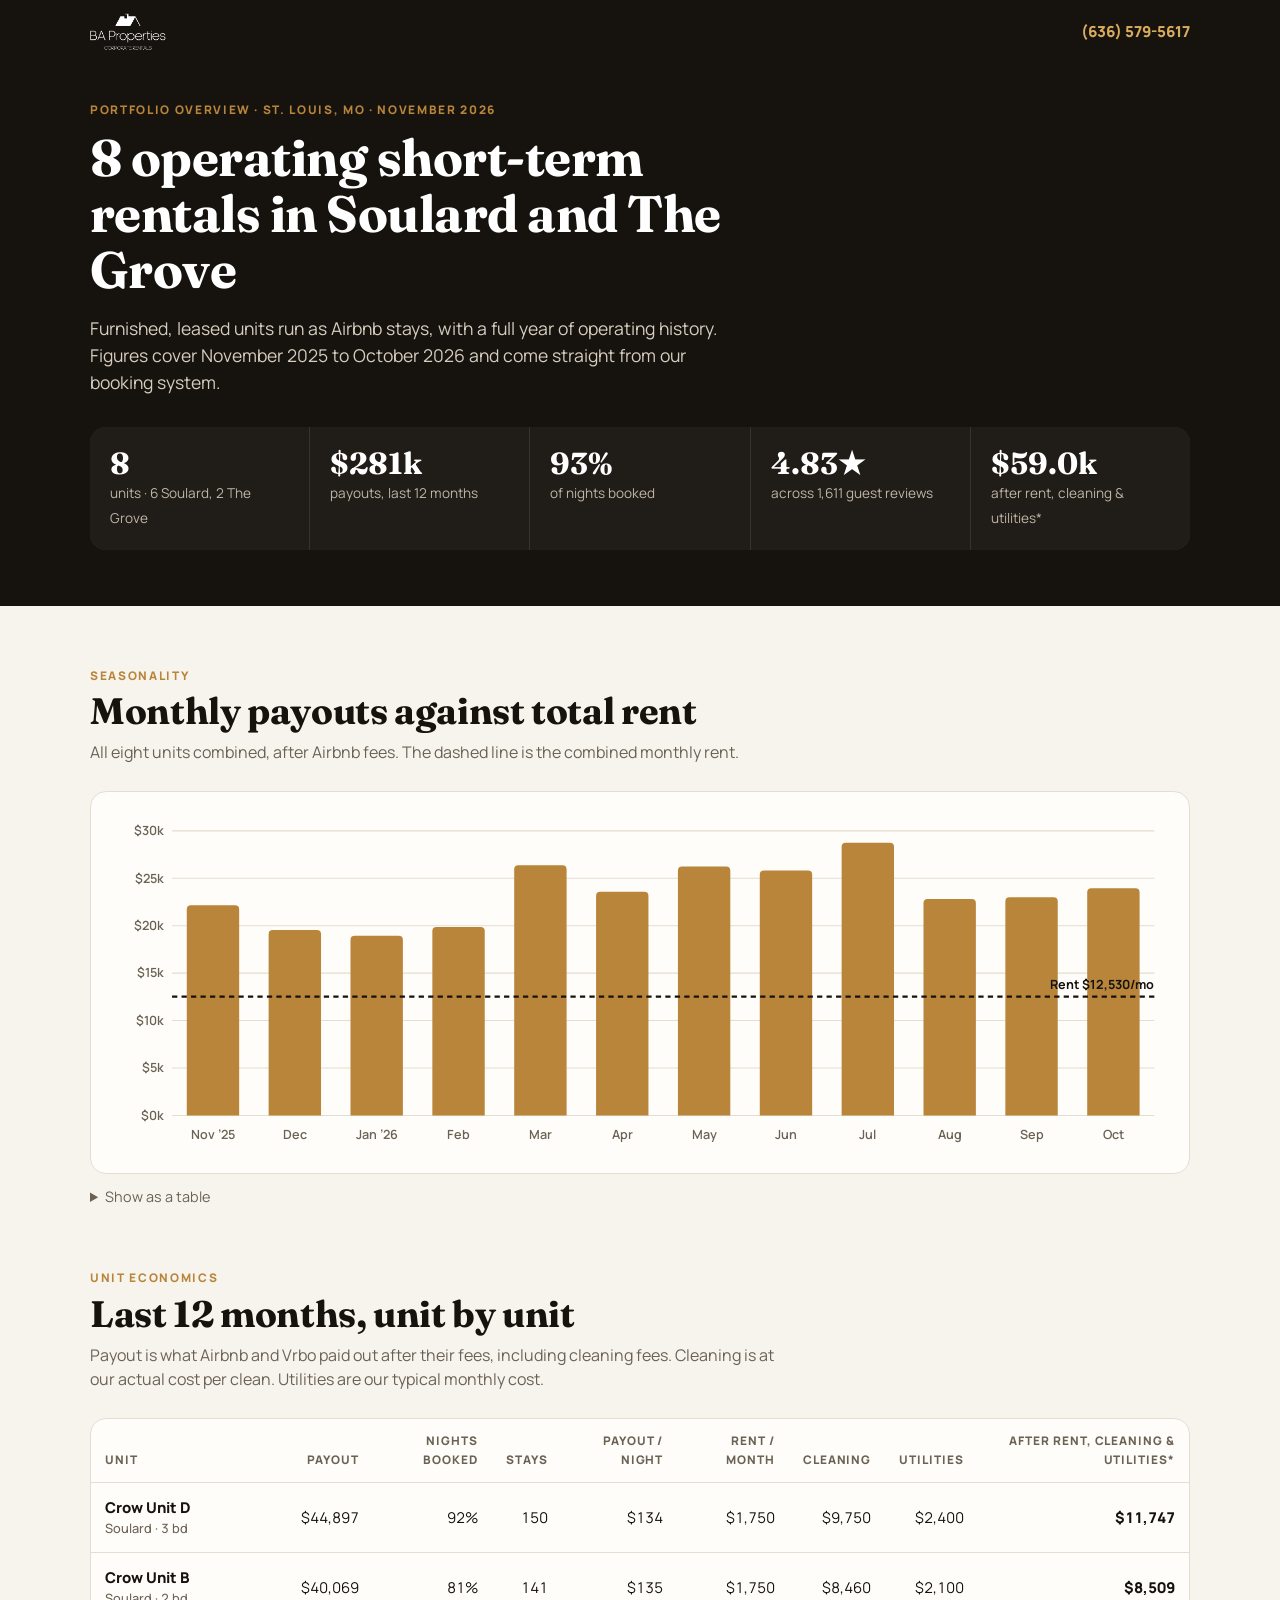
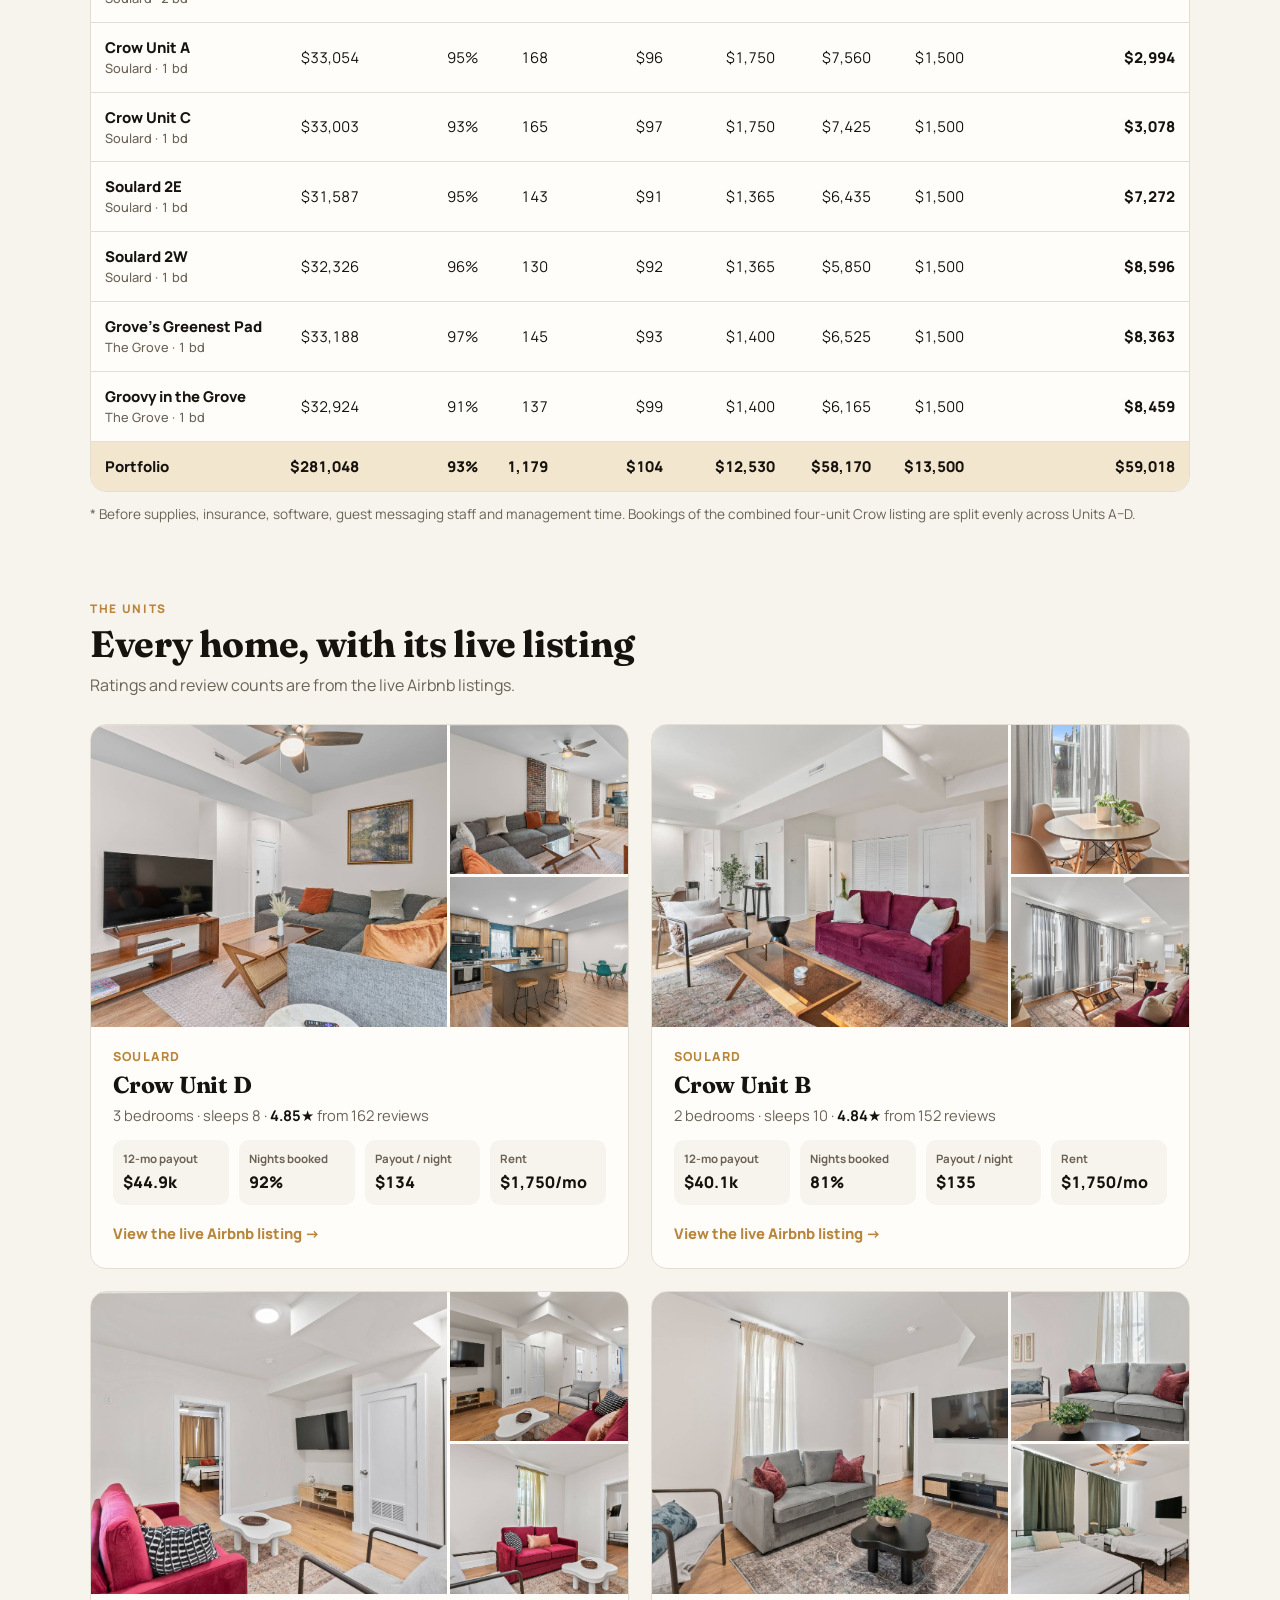
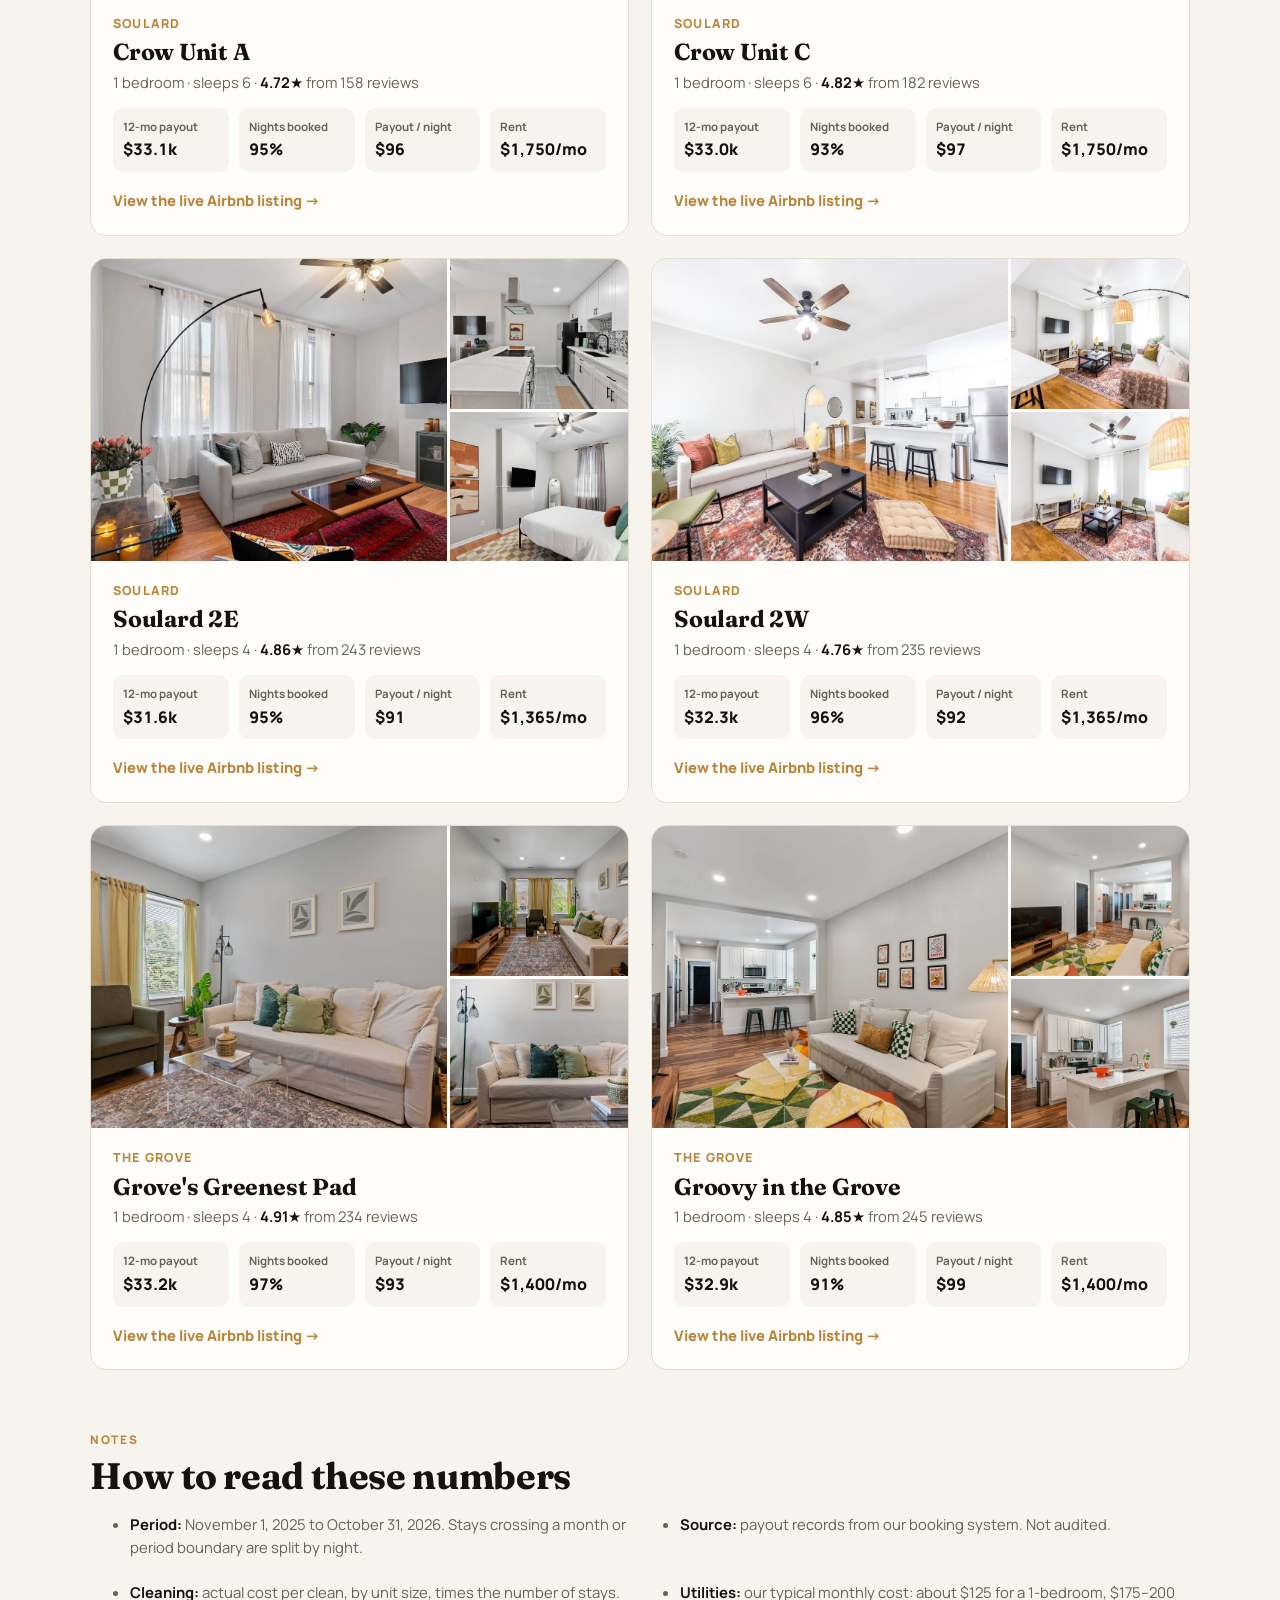
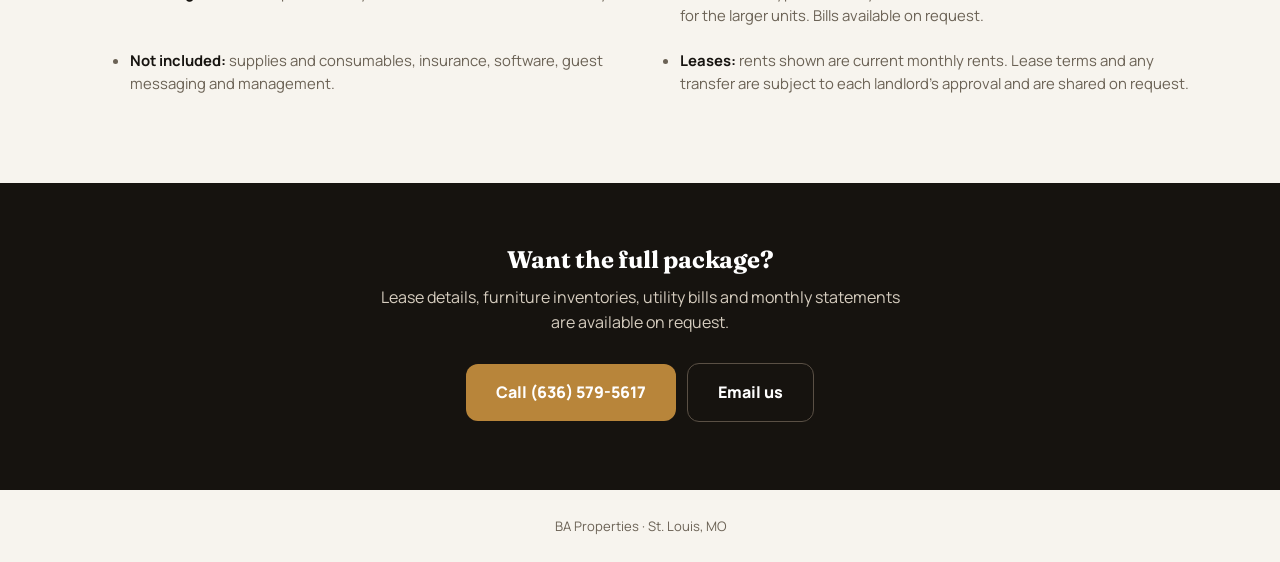
<file: stl-portfolio/index.html>
<!doctype html>
<html lang="en">
<head>
<meta charset="utf-8">
<meta name="viewport" content="width=device-width, initial-scale=1">
<title>St. Louis Portfolio · BA Properties</title>
<meta name="robots" content="noindex, nofollow">
<link rel="icon" href="/images/6371a78a9b96f76beb07923d_logo_-_32px.png">
<link rel="preconnect" href="https://fonts.googleapis.com"><link rel="preconnect" href="https://fonts.gstatic.com" crossorigin>
<link href="https://fonts.googleapis.com/css2?family=Fraunces:opsz,wght@9..144,600;9..144,700&family=Manrope:wght@400;500;600;700;800&display=swap" rel="stylesheet">
<style>
:root{--ink:#16130f;--paper:#f7f4ee;--card:#fffdf9;--line:#e4ddd1;--muted:#6b6255;--gold:#b8853a;--gold2:#d9ab5c;--goldsoft:#f3e6cf;--serif:"Fraunces",Georgia,serif;--sans:"Manrope",system-ui,-apple-system,"Segoe UI",sans-serif}
*{box-sizing:border-box}body{margin:0;background:var(--paper);color:var(--ink);font:16px/1.55 var(--sans);-webkit-font-smoothing:antialiased}
img{display:block;max-width:100%}a{color:inherit}
.wrap{max-width:1140px;margin:0 auto;padding:0 20px}
h1,h2,h3{font-family:var(--serif);font-weight:700;letter-spacing:-.01em;line-height:1.1;margin:0}
.kicker{margin:0;font:800 .74rem/1 var(--sans);letter-spacing:.14em;text-transform:uppercase;color:var(--gold)}
.bar{background:var(--ink);color:#fff}.bar .wrap{display:flex;justify-content:space-between;align-items:center;height:64px}
.bar img{height:40px;width:auto}.bar a{color:var(--gold2);font-weight:800;text-decoration:none;font-size:.95rem}
.hero{background:var(--ink);color:#fff;padding:40px 0 56px}
.hero h1{font-size:clamp(2rem,5vw,3.2rem);margin-top:14px;max-width:20ch}
.hero p.sub{color:#d6cdbf;font-size:1.1rem;max-width:60ch;margin:16px 0 30px}
.stats{display:grid;grid-template-columns:repeat(5,1fr);gap:1px;background:#3a332a;border-radius:16px;overflow:hidden}
.stats div{background:#201c17;padding:20px}.stats b{display:block;font:700 1.9rem/1.1 var(--serif);color:#fff;font-variant-numeric:tabular-nums}
.stats span{color:#bfb5a6;font-size:.85rem}
.sec{padding:64px 0}.sec h2{font-size:clamp(1.6rem,3.5vw,2.3rem);margin:10px 0 8px}.lead{color:var(--muted);max-width:70ch;margin:0 0 26px}
.chart{background:var(--card);border:1px solid var(--line);border-radius:16px;padding:22px;position:relative}
.chart svg{width:100%;height:auto;display:block;overflow:visible}
.chart .ax{font:600 12px var(--sans);fill:var(--muted)}.chart .grid{stroke:var(--line);stroke-width:1}
.chart .rent{stroke:var(--ink);stroke-width:2;stroke-dasharray:5 4}.chart .rentl{font:700 12px var(--sans);fill:var(--ink)}
.chart rect.b{fill:var(--gold)}.chart rect.hit{fill:transparent;cursor:default}.chart g.on rect.b{fill:#8f6527}
.tip{position:absolute;pointer-events:none;background:var(--ink);color:#fff;font-size:.85rem;padding:8px 11px;border-radius:9px;transform:translate(-50%,-110%);white-space:nowrap;opacity:0;transition:opacity .1s}
.tip b{font-variant-numeric:tabular-nums}
details{margin-top:12px;color:var(--muted);font-size:.9rem}details table{margin-top:8px;border-collapse:collapse}details td{padding:3px 16px 3px 0;font-variant-numeric:tabular-nums}
.tw{overflow-x:auto;background:var(--card);border:1px solid var(--line);border-radius:16px}
table.fin{width:100%;border-collapse:collapse;font-size:.93rem;min-width:860px}
.fin th,.fin td{padding:13px 14px;text-align:right;border-bottom:1px solid var(--line);font-variant-numeric:tabular-nums;white-space:nowrap}
.fin thead th{font-size:.74rem;text-transform:uppercase;letter-spacing:.08em;color:var(--muted);font-weight:800;vertical-align:bottom;white-space:normal}
.fin th[scope=row]{text-align:left;font-weight:800}.fin th[scope=row] span{display:block;font-weight:500;color:var(--muted);font-size:.8rem}
.fin td.b{font-weight:800}.fin tr.tot{background:var(--goldsoft)}.fin tr.tot th,.fin tr.tot td{border-bottom:0;font-weight:800}
.fin thead th:first-child{text-align:left}
.note{font-size:.85rem;color:var(--muted);margin-top:12px}
.units{display:grid;grid-template-columns:1fr 1fr;gap:22px}
.unit{background:var(--card);border:1px solid var(--line);border-radius:16px;overflow:hidden}
.pics{display:grid;grid-template-columns:2fr 1fr;grid-template-rows:1fr 1fr;gap:3px;aspect-ratio:16/9}
.pics img{width:100%;height:100%;object-fit:cover}.pics img:first-child{grid-row:1/3}
.ub{padding:20px 22px 22px}.area{margin:0;font-size:.78rem;font-weight:800;letter-spacing:.1em;text-transform:uppercase;color:var(--gold)}
.ub h3{font-size:1.45rem;margin-top:6px}.spec{color:var(--muted);margin:6px 0 14px;font-size:.92rem}.spec b{color:var(--ink)}
dl{display:grid;grid-template-columns:repeat(4,1fr);gap:10px;margin:0 0 16px}dl div{background:var(--paper);border-radius:10px;padding:10px}
dt{font-size:.72rem;color:var(--muted);font-weight:700}dd{margin:2px 0 0;font-weight:800;font-variant-numeric:tabular-nums}
.ub a{font-weight:800;color:var(--gold);text-decoration:none;font-size:.92rem}
.fine{display:grid;grid-template-columns:1fr 1fr;gap:14px 40px}.fine li{margin-bottom:8px;color:var(--muted);font-size:.93rem}.fine b{color:var(--ink)}
.cta{background:var(--ink);color:#fff;text-align:center;padding:64px 0}.cta p{color:#d6cdbf;margin:12px auto 24px;max-width:52ch}
.btn{display:inline-block;background:var(--gold);color:#fff;font-weight:800;padding:16px 30px;border-radius:12px;text-decoration:none;margin:4px}
.btn.o{background:transparent;border:1.5px solid #5a5045}
footer{padding:26px 0;text-align:center;font-size:.82rem;color:var(--muted)}
@media(max-width:860px){.stats{grid-template-columns:1fr 1fr}.stats div:last-child{grid-column:1/3}.units,.fine{grid-template-columns:1fr}dl{grid-template-columns:1fr 1fr}}
@media print{.bar,.cta{display:none}.hero{background:#fff;color:#000}.stats div{background:#fff}.stats b{color:#000}}
</style>
</head>
<body>
<header class="bar"><div class="wrap"><img src="/new/img/logo.png" alt="BA Properties"><a href="tel:+16365795617">(636) 579-5617</a></div></header>

<section class="hero"><div class="wrap">
  <p class="kicker">Portfolio overview · St. Louis, MO · November 2026</p>
  <h1>8 operating short-term rentals in Soulard and The Grove</h1>
  <p class="sub">Furnished, leased units run as Airbnb stays, with a full year of operating history. Figures cover November 2025 to October 2026 and come straight from our booking system.</p>
  <div class="stats">
    <div><b>8</b><span>units · 6 Soulard, 2 The Grove</span></div>
    <div><b>$281k</b><span>payouts, last 12 months</span></div>
    <div><b>93%</b><span>of nights booked</span></div>
    <div><b>4.83★</b><span>across 1,611 guest reviews</span></div>
    <div><b>$59.0k</b><span>after rent, cleaning &amp; utilities*</span></div>
  </div>
</div></section>

<main>
<section class="sec"><div class="wrap">
  <p class="kicker">Seasonality</p>
  <h2>Monthly payouts against total rent</h2>
  <p class="lead">All eight units combined, after Airbnb fees. The dashed line is the combined monthly rent.</p>
  <div class="chart" id="chart"><div class="tip" id="tip"></div></div>
  <details><summary>Show as a table</summary><table><tr><td>2025-11</td><td>$22,148</td></tr><tr><td>2025-12</td><td>$19,556</td></tr><tr><td>2026-01</td><td>$18,946</td></tr><tr><td>2026-02</td><td>$19,867</td></tr><tr><td>2026-03</td><td>$26,379</td></tr><tr><td>2026-04</td><td>$23,568</td></tr><tr><td>2026-05</td><td>$26,231</td></tr><tr><td>2026-06</td><td>$25,813</td></tr><tr><td>2026-07</td><td>$28,759</td></tr><tr><td>2026-08</td><td>$22,825</td></tr><tr><td>2026-09</td><td>$23,001</td></tr><tr><td>2026-10</td><td>$23,953</td></tr></table></details>
</div></section>

<section class="sec" style="padding-top:0"><div class="wrap">
  <p class="kicker">Unit economics</p>
  <h2>Last 12 months, unit by unit</h2>
  <p class="lead">Payout is what Airbnb and Vrbo paid out after their fees, including cleaning fees. Cleaning is at our actual cost per clean. Utilities are our typical monthly cost.</p>
  <div class="tw"><table class="fin">
    <thead><tr><th>Unit</th><th>Payout</th><th>Nights booked</th><th>Stays</th><th>Payout / night</th><th>Rent / month</th><th>Cleaning</th><th>Utilities</th><th>After rent, cleaning &amp; utilities*</th></tr></thead>
    <tbody><tr><th scope=row>Crow Unit D<span>Soulard · 3 bd</span></th><td>$44,897</td><td>92%</td><td>150</td><td>$134</td><td>$1,750</td><td>$9,750</td><td>$2,400</td><td class=b>$11,747</td></tr>
<tr><th scope=row>Crow Unit B<span>Soulard · 2 bd</span></th><td>$40,069</td><td>81%</td><td>141</td><td>$135</td><td>$1,750</td><td>$8,460</td><td>$2,100</td><td class=b>$8,509</td></tr>
<tr><th scope=row>Crow Unit A<span>Soulard · 1 bd</span></th><td>$33,054</td><td>95%</td><td>168</td><td>$96</td><td>$1,750</td><td>$7,560</td><td>$1,500</td><td class=b>$2,994</td></tr>
<tr><th scope=row>Crow Unit C<span>Soulard · 1 bd</span></th><td>$33,003</td><td>93%</td><td>165</td><td>$97</td><td>$1,750</td><td>$7,425</td><td>$1,500</td><td class=b>$3,078</td></tr>
<tr><th scope=row>Soulard 2E<span>Soulard · 1 bd</span></th><td>$31,587</td><td>95%</td><td>143</td><td>$91</td><td>$1,365</td><td>$6,435</td><td>$1,500</td><td class=b>$7,272</td></tr>
<tr><th scope=row>Soulard 2W<span>Soulard · 1 bd</span></th><td>$32,326</td><td>96%</td><td>130</td><td>$92</td><td>$1,365</td><td>$5,850</td><td>$1,500</td><td class=b>$8,596</td></tr>
<tr><th scope=row>Grove's Greenest Pad<span>The Grove · 1 bd</span></th><td>$33,188</td><td>97%</td><td>145</td><td>$93</td><td>$1,400</td><td>$6,525</td><td>$1,500</td><td class=b>$8,363</td></tr>
<tr><th scope=row>Groovy in the Grove<span>The Grove · 1 bd</span></th><td>$32,924</td><td>91%</td><td>137</td><td>$99</td><td>$1,400</td><td>$6,165</td><td>$1,500</td><td class=b>$8,459</td></tr>
    <tr class=tot><th scope=row>Portfolio</th><td>$281,048</td><td>93%</td><td>1,179</td><td>$104</td><td>$12,530</td><td>$58,170</td><td>$13,500</td><td class=b>$59,018</td></tr></tbody>
  </table></div>
  <p class="note">* Before supplies, insurance, software, guest messaging staff and management time. Bookings of the combined four-unit Crow listing are split evenly across Units A–D.</p>
</div></section>

<section class="sec" style="padding-top:0"><div class="wrap">
  <p class="kicker">The units</p>
  <h2>Every home, with its live listing</h2>
  <p class="lead">Ratings and review counts are from the live Airbnb listings.</p>
  <div class="units"><article class=unit>
  <div class=pics><img src="/new/img/crow-unit-d-01.jpg" alt="Crow Unit D photo 1" loading="lazy"><img src="/new/img/crow-unit-d-02.jpg" alt="Crow Unit D photo 2" loading="lazy"><img src="/new/img/crow-unit-d-03.jpg" alt="Crow Unit D photo 3" loading="lazy"></div>
  <div class=ub>
    <p class=area>Soulard</p><h3>Crow Unit D</h3>
    <p class=spec>3 bedrooms · sleeps 8 · <b>4.85★</b> from 162 reviews</p>
    <dl><div><dt>12-mo payout</dt><dd>$44.9k</dd></div><div><dt>Nights booked</dt><dd>92%</dd></div><div><dt>Payout / night</dt><dd>$134</dd></div><div><dt>Rent</dt><dd>$1,750/mo</dd></div></dl>
    <a href="https://www.airbnb.com/rooms/1254281003033138018" target=_blank rel=noopener>View the live Airbnb listing →</a>
  </div>
</article>
<article class=unit>
  <div class=pics><img src="/new/img/crow-unit-b-01.jpg" alt="Crow Unit B photo 1" loading="lazy"><img src="/new/img/crow-unit-b-02.jpg" alt="Crow Unit B photo 2" loading="lazy"><img src="/new/img/crow-unit-b-03.jpg" alt="Crow Unit B photo 3" loading="lazy"></div>
  <div class=ub>
    <p class=area>Soulard</p><h3>Crow Unit B</h3>
    <p class=spec>2 bedrooms · sleeps 10 · <b>4.84★</b> from 152 reviews</p>
    <dl><div><dt>12-mo payout</dt><dd>$40.1k</dd></div><div><dt>Nights booked</dt><dd>81%</dd></div><div><dt>Payout / night</dt><dd>$135</dd></div><div><dt>Rent</dt><dd>$1,750/mo</dd></div></dl>
    <a href="https://www.airbnb.com/rooms/1253989533334666941" target=_blank rel=noopener>View the live Airbnb listing →</a>
  </div>
</article>
<article class=unit>
  <div class=pics><img src="/new/img/crow-unit-a-01.jpg" alt="Crow Unit A photo 1" loading="lazy"><img src="/new/img/crow-unit-a-02.jpg" alt="Crow Unit A photo 2" loading="lazy"><img src="/new/img/crow-unit-a-03.jpg" alt="Crow Unit A photo 3" loading="lazy"></div>
  <div class=ub>
    <p class=area>Soulard</p><h3>Crow Unit A</h3>
    <p class=spec>1 bedroom · sleeps 6 · <b>4.72★</b> from 158 reviews</p>
    <dl><div><dt>12-mo payout</dt><dd>$33.1k</dd></div><div><dt>Nights booked</dt><dd>95%</dd></div><div><dt>Payout / night</dt><dd>$96</dd></div><div><dt>Rent</dt><dd>$1,750/mo</dd></div></dl>
    <a href="https://www.airbnb.com/rooms/1316321679180760460" target=_blank rel=noopener>View the live Airbnb listing →</a>
  </div>
</article>
<article class=unit>
  <div class=pics><img src="/new/img/crow-unit-c-01.jpg" alt="Crow Unit C photo 1" loading="lazy"><img src="/new/img/crow-unit-c-02.jpg" alt="Crow Unit C photo 2" loading="lazy"><img src="/new/img/crow-unit-c-03.jpg" alt="Crow Unit C photo 3" loading="lazy"></div>
  <div class=ub>
    <p class=area>Soulard</p><h3>Crow Unit C</h3>
    <p class=spec>1 bedroom · sleeps 6 · <b>4.82★</b> from 182 reviews</p>
    <dl><div><dt>12-mo payout</dt><dd>$33.0k</dd></div><div><dt>Nights booked</dt><dd>93%</dd></div><div><dt>Payout / night</dt><dd>$97</dd></div><div><dt>Rent</dt><dd>$1,750/mo</dd></div></dl>
    <a href="https://www.airbnb.com/rooms/1254274371666171512" target=_blank rel=noopener>View the live Airbnb listing →</a>
  </div>
</article>
<article class=unit>
  <div class=pics><img src="/new/img/2e-the-heart-of-mardi-gras-sou-01.jpg" alt="Soulard 2E photo 1" loading="lazy"><img src="/new/img/2e-the-heart-of-mardi-gras-sou-02.jpg" alt="Soulard 2E photo 2" loading="lazy"><img src="/new/img/2e-the-heart-of-mardi-gras-sou-03.jpg" alt="Soulard 2E photo 3" loading="lazy"></div>
  <div class=ub>
    <p class=area>Soulard</p><h3>Soulard 2E</h3>
    <p class=spec>1 bedroom · sleeps 4 · <b>4.86★</b> from 243 reviews</p>
    <dl><div><dt>12-mo payout</dt><dd>$31.6k</dd></div><div><dt>Nights booked</dt><dd>95%</dd></div><div><dt>Payout / night</dt><dd>$91</dd></div><div><dt>Rent</dt><dd>$1,365/mo</dd></div></dl>
    <a href="https://www.airbnb.com/rooms/1087059774148601533" target=_blank rel=noopener>View the live Airbnb listing →</a>
  </div>
</article>
<article class=unit>
  <div class=pics><img src="/new/img/2w-chill-soulard-condo-across--01.jpg" alt="Soulard 2W photo 1" loading="lazy"><img src="/new/img/2w-chill-soulard-condo-across--02.jpg" alt="Soulard 2W photo 2" loading="lazy"><img src="/new/img/2w-chill-soulard-condo-across--03.jpg" alt="Soulard 2W photo 3" loading="lazy"></div>
  <div class=ub>
    <p class=area>Soulard</p><h3>Soulard 2W</h3>
    <p class=spec>1 bedroom · sleeps 4 · <b>4.76★</b> from 235 reviews</p>
    <dl><div><dt>12-mo payout</dt><dd>$32.3k</dd></div><div><dt>Nights booked</dt><dd>96%</dd></div><div><dt>Payout / night</dt><dd>$92</dd></div><div><dt>Rent</dt><dd>$1,365/mo</dd></div></dl>
    <a href="https://www.airbnb.com/rooms/953558394417868120" target=_blank rel=noopener>View the live Airbnb listing →</a>
  </div>
</article>
<article class=unit>
  <div class=pics><img src="/new/img/greenest-the-grove-s-greenest--01.jpg" alt="Grove&#x27;s Greenest Pad photo 1" loading="lazy"><img src="/new/img/greenest-the-grove-s-greenest--02.jpg" alt="Grove&#x27;s Greenest Pad photo 2" loading="lazy"><img src="/new/img/greenest-the-grove-s-greenest--03.jpg" alt="Grove&#x27;s Greenest Pad photo 3" loading="lazy"></div>
  <div class=ub>
    <p class=area>The Grove</p><h3>Grove's Greenest Pad</h3>
    <p class=spec>1 bedroom · sleeps 4 · <b>4.91★</b> from 234 reviews</p>
    <dl><div><dt>12-mo payout</dt><dd>$33.2k</dd></div><div><dt>Nights booked</dt><dd>97%</dd></div><div><dt>Payout / night</dt><dd>$93</dd></div><div><dt>Rent</dt><dd>$1,400/mo</dd></div></dl>
    <a href="https://www.airbnb.com/rooms/984316920688500734" target=_blank rel=noopener>View the live Airbnb listing →</a>
  </div>
</article>
<article class=unit>
  <div class=pics><img src="/new/img/groovy-groovy-in-the-grove-5-m-01.jpg" alt="Groovy in the Grove photo 1" loading="lazy"><img src="/new/img/groovy-groovy-in-the-grove-5-m-02.jpg" alt="Groovy in the Grove photo 2" loading="lazy"><img src="/new/img/groovy-groovy-in-the-grove-5-m-03.jpg" alt="Groovy in the Grove photo 3" loading="lazy"></div>
  <div class=ub>
    <p class=area>The Grove</p><h3>Groovy in the Grove</h3>
    <p class=spec>1 bedroom · sleeps 4 · <b>4.85★</b> from 245 reviews</p>
    <dl><div><dt>12-mo payout</dt><dd>$32.9k</dd></div><div><dt>Nights booked</dt><dd>91%</dd></div><div><dt>Payout / night</dt><dd>$99</dd></div><div><dt>Rent</dt><dd>$1,400/mo</dd></div></dl>
    <a href="https://www.airbnb.com/rooms/984036402113828302" target=_blank rel=noopener>View the live Airbnb listing →</a>
  </div>
</article></div>
</div></section>

<section class="sec" style="padding-top:0"><div class="wrap">
  <p class="kicker">Notes</p>
  <h2>How to read these numbers</h2>
  <ul class="fine">
    <li><b>Period:</b> November 1, 2025 to October 31, 2026. Stays crossing a month or period boundary are split by night.</li>
    <li><b>Source:</b> payout records from our booking system. Not audited.</li>
    <li><b>Cleaning:</b> actual cost per clean, by unit size, times the number of stays.</li>
    <li><b>Utilities:</b> our typical monthly cost: about $125 for a 1-bedroom, $175–200 for the larger units. Bills available on request.</li>
    <li><b>Not included:</b> supplies and consumables, insurance, software, guest messaging and management.</li>
    <li><b>Leases:</b> rents shown are current monthly rents. Lease terms and any transfer are subject to each landlord's approval and are shared on request.</li>
  </ul>
</div></section>
</main>

<section class="cta"><div class="wrap">
  <h2>Want the full package?</h2>
  <p>Lease details, furniture inventories, utility bills and monthly statements are available on request.</p>
  <a class="btn" href="tel:+16365795617">Call (636) 579-5617</a>
  <a class="btn o" href="mailto:info@bapropertyholdings.com?subject=St.%20Louis%20portfolio">Email us</a>
</div></section>
<footer>BA Properties · St. Louis, MO</footer>

<script>
(function(){
  var data=[["2025-11", 22148], ["2025-12", 19556], ["2026-01", 18946], ["2026-02", 19867], ["2026-03", 26379], ["2026-04", 23568], ["2026-05", 26231], ["2026-06", 25813], ["2026-07", 28759], ["2026-08", 22825], ["2026-09", 23001], ["2026-10", 23953]], rent=12530;
  var W=1000,H=320,P={l:56,r:12,t:16,b:34},el=document.getElementById("chart"),tip=document.getElementById("tip");
  var max=Math.ceil(Math.max.apply(null,data.map(function(d){return d[1]}).concat(rent))/5000)*5000;
  var bw=(W-P.l-P.r)/data.length, y=function(v){return P.t+(H-P.t-P.b)*(1-v/max)};
  var mn=["Jan","Feb","Mar","Apr","May","Jun","Jul","Aug","Sep","Oct","Nov","Dec"];
  var s='<svg viewBox="0 0 '+W+' '+H+'" role="img" aria-label="Monthly payouts for all eight units, Nov 2025 to Oct 2026, against combined monthly rent">';
  for(var g=0;g<=max;g+=5000){s+='<line class="grid" x1="'+P.l+'" x2="'+(W-P.r)+'" y1="'+y(g)+'" y2="'+y(g)+'"/><text class="ax" x="'+(P.l-8)+'" y="'+(y(g)+4)+'" text-anchor="end">$'+(g/1000)+'k</text>';}
  data.forEach(function(d,i){
    var x=P.l+i*bw+bw*0.18,w=bw*0.64,top=y(d[1]),h=y(0)-top,r=4,m=d[0].split("-");
    s+='<g data-i="'+i+'"><path class="b" fill="#b8853a" d="M'+x+','+(top+r)+'q0,-'+r+' '+r+',-'+r+'h'+(w-2*r)+'q'+r+',0 '+r+','+r+'v'+(h-r)+'h-'+w+'z"/>';
    s+='<rect class="hit" x="'+(P.l+i*bw)+'" y="'+P.t+'" width="'+bw+'" height="'+(H-P.t-P.b)+'"/>';
    s+='<text class="ax" x="'+(x+w/2)+'" y="'+(H-12)+'" text-anchor="middle">'+mn[+m[1]-1]+(m[1]==="01"||i===0?" ’"+m[0].slice(2):"")+'</text></g>';
  });
  s+='<line class="rent" x1="'+P.l+'" x2="'+(W-P.r)+'" y1="'+y(rent)+'" y2="'+y(rent)+'"/><text class="rentl" x="'+(W-P.r)+'" y="'+(y(rent)-7)+'" text-anchor="end">Rent $'+rent.toLocaleString()+'/mo</text></svg>';
  el.insertAdjacentHTML("beforeend",s);
  el.querySelectorAll("g[data-i]").forEach(function(g){
    g.addEventListener("mousemove",function(e){var d=data[+g.dataset.i],m=d[0].split("-"),b=el.getBoundingClientRect();
      tip.innerHTML=mn[+m[1]-1]+" "+m[0]+": <b>$"+d[1].toLocaleString()+"</b>";tip.style.left=(e.clientX-b.left)+"px";tip.style.top=(e.clientY-b.top)+"px";tip.style.opacity=1;
      g.querySelector("path").setAttribute("fill","#8f6527");});
    g.addEventListener("mouseleave",function(){tip.style.opacity=0;g.querySelector("path").setAttribute("fill","#b8853a");});
  });
})();
</script>
</body>
</html>
</file>
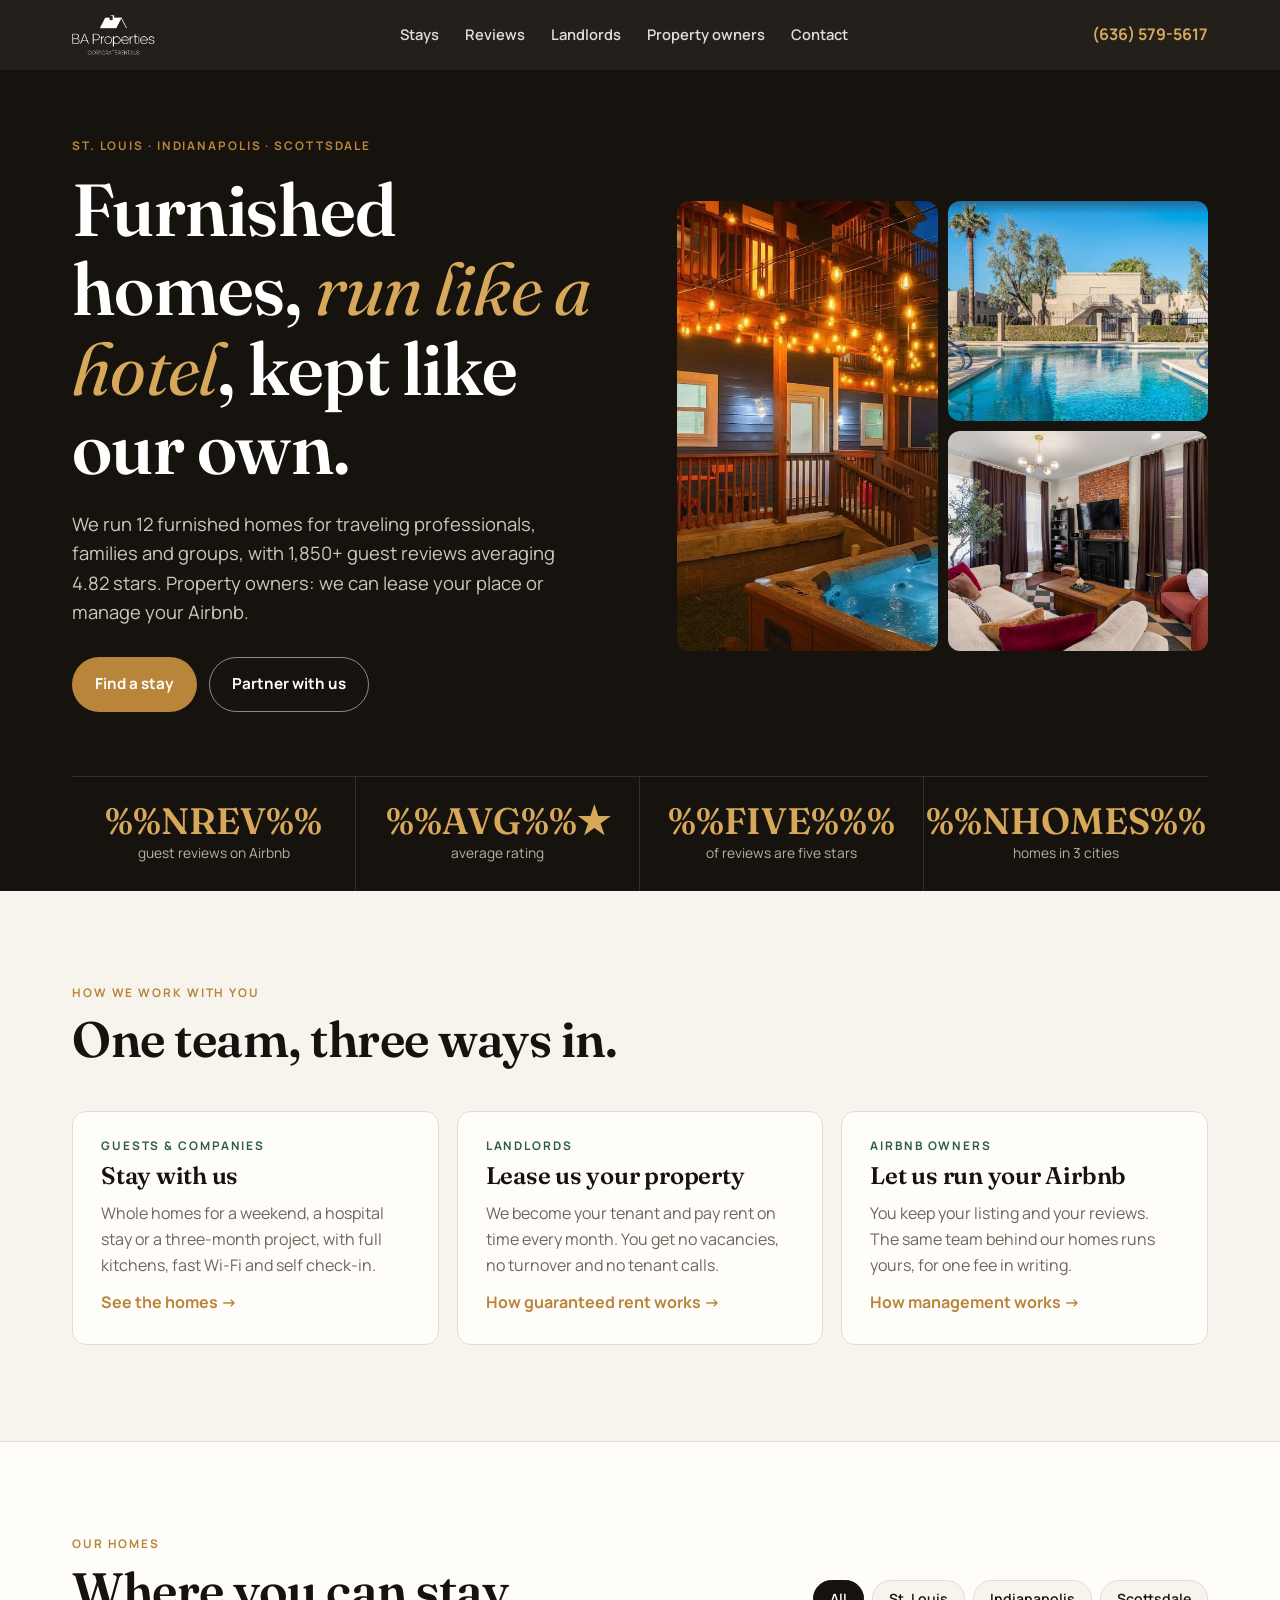
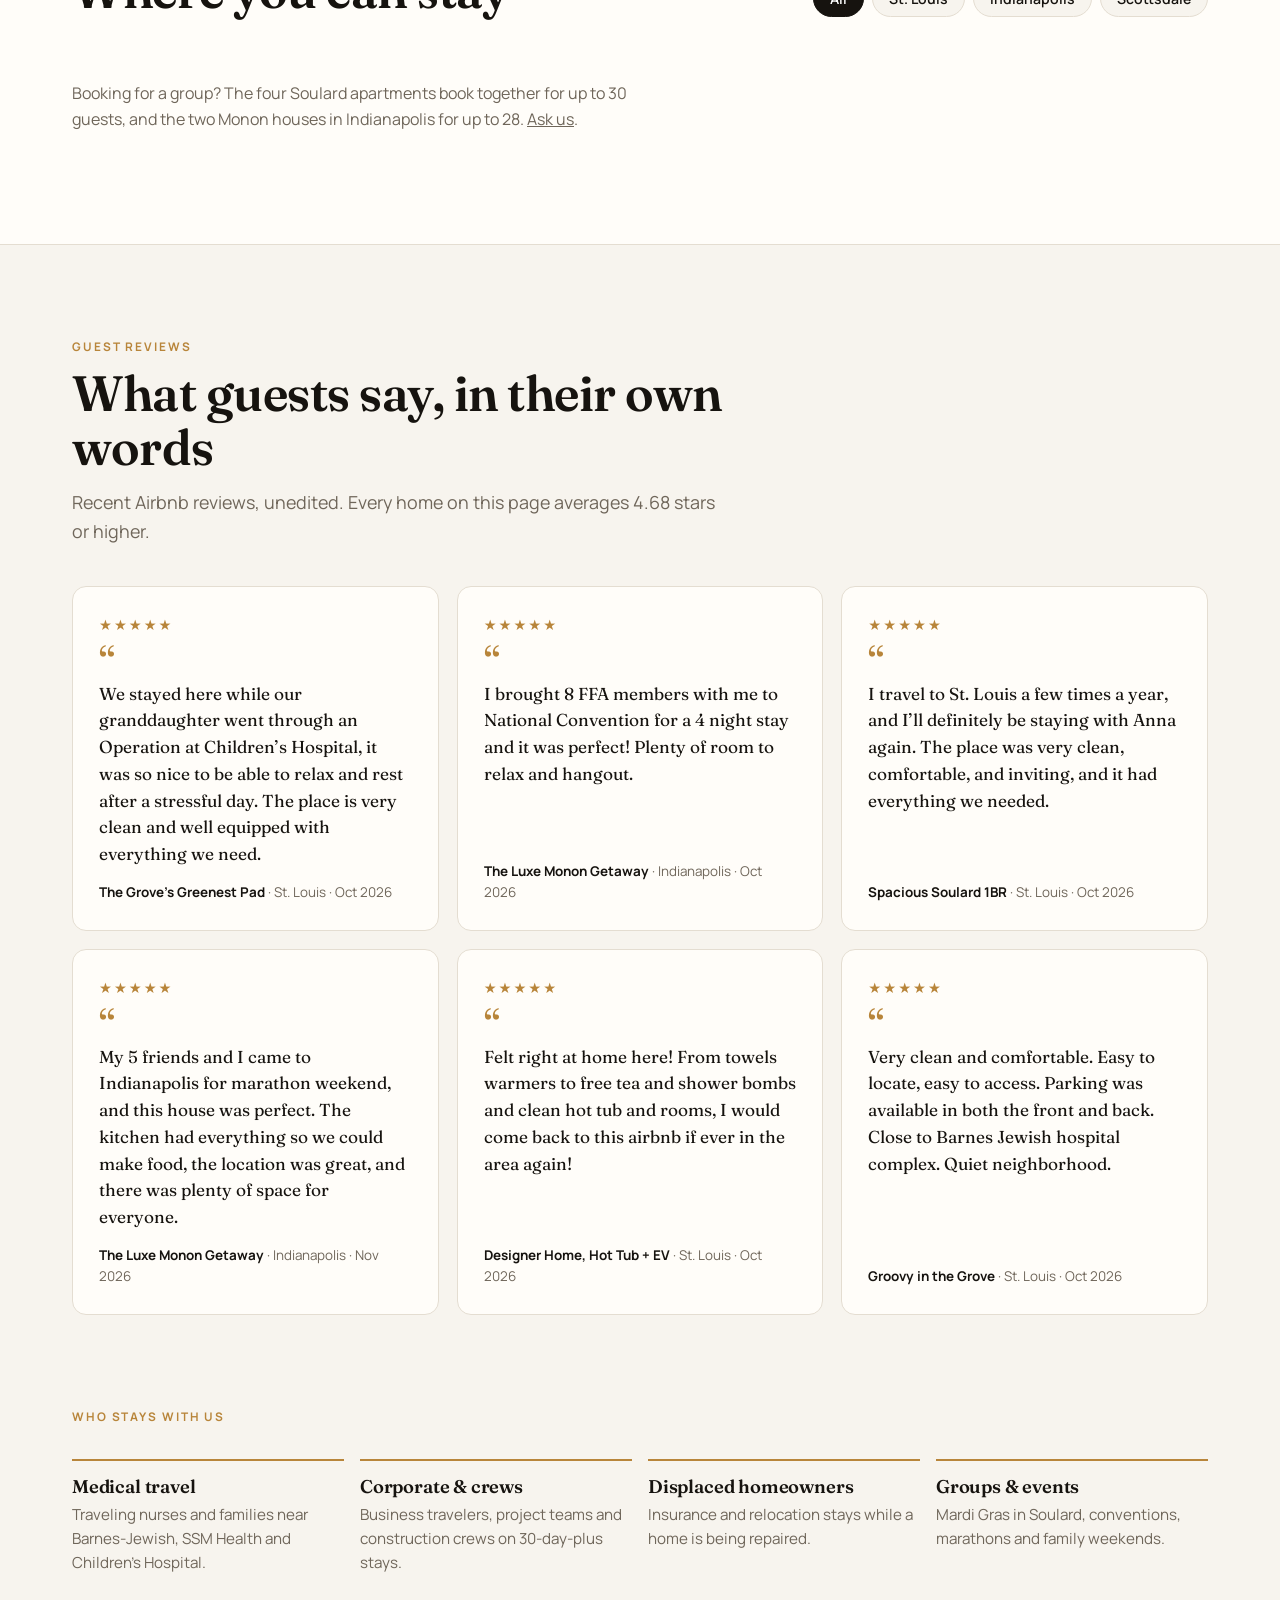
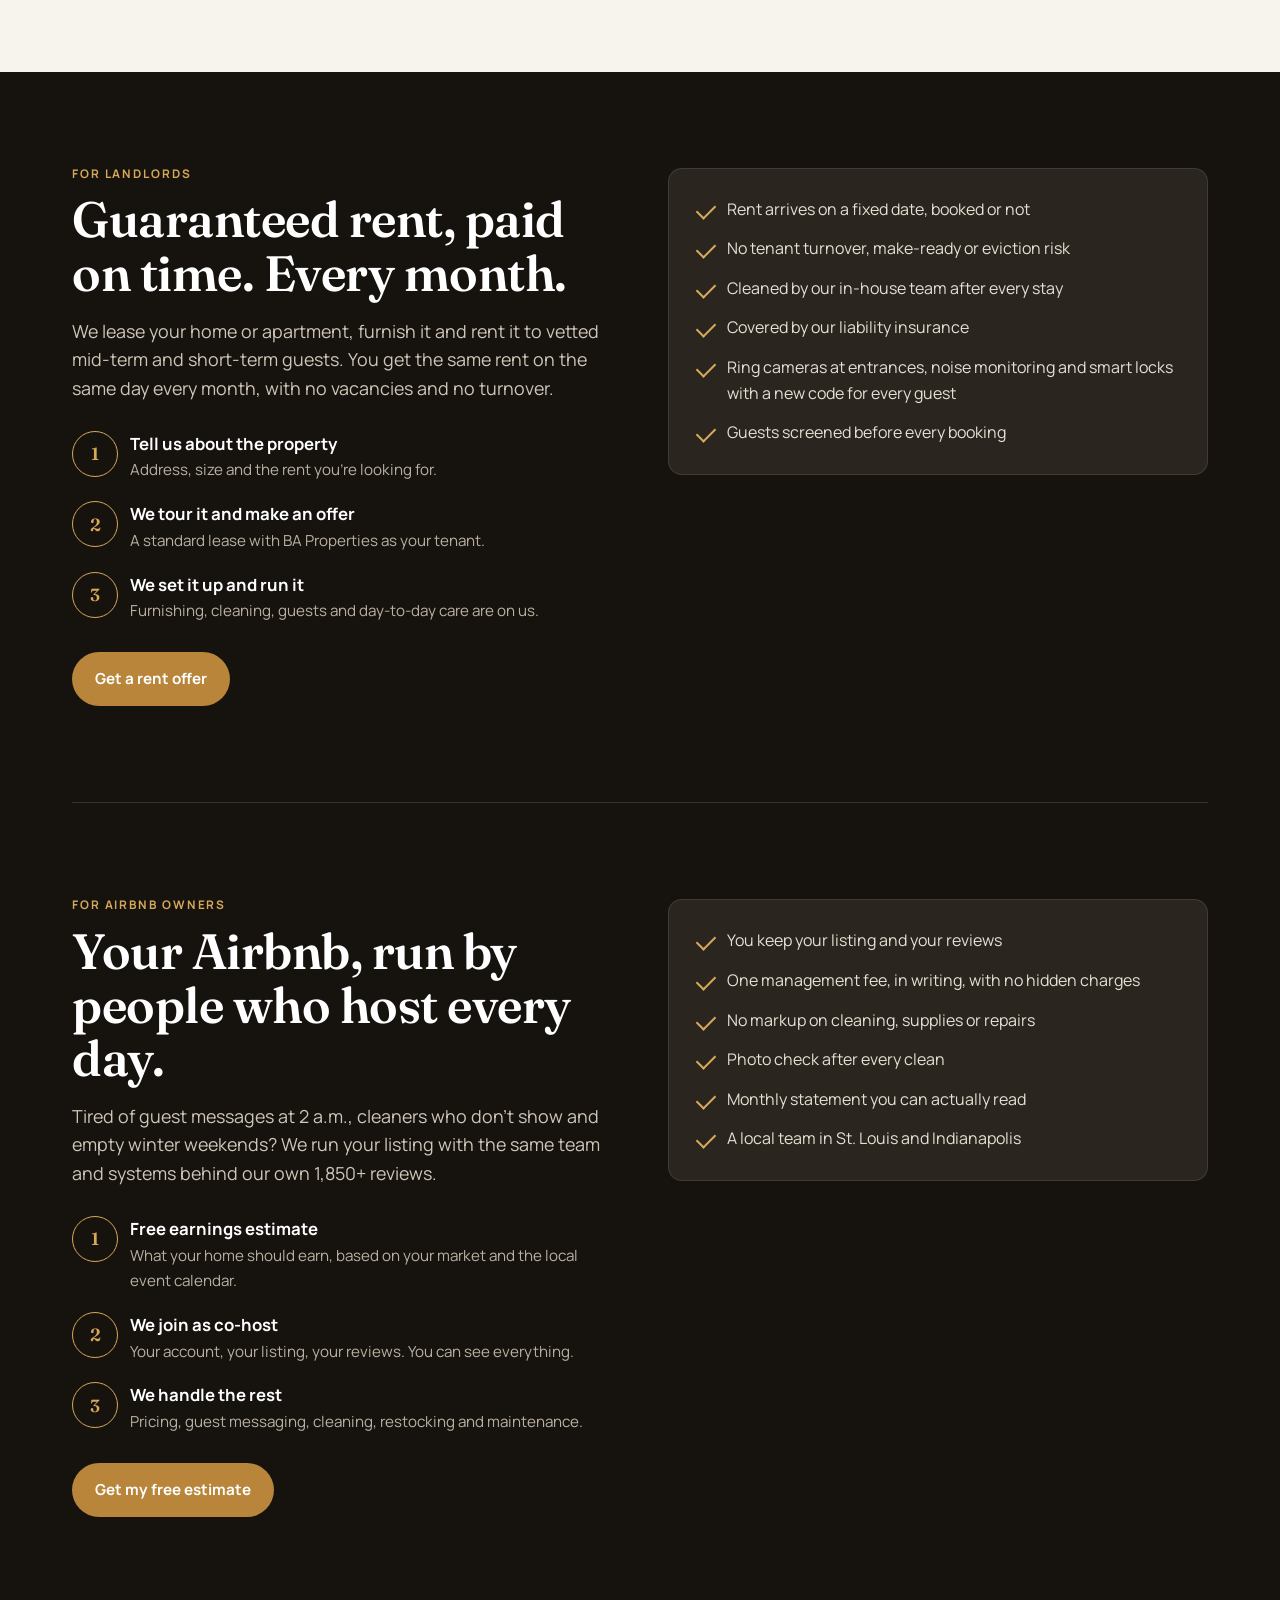
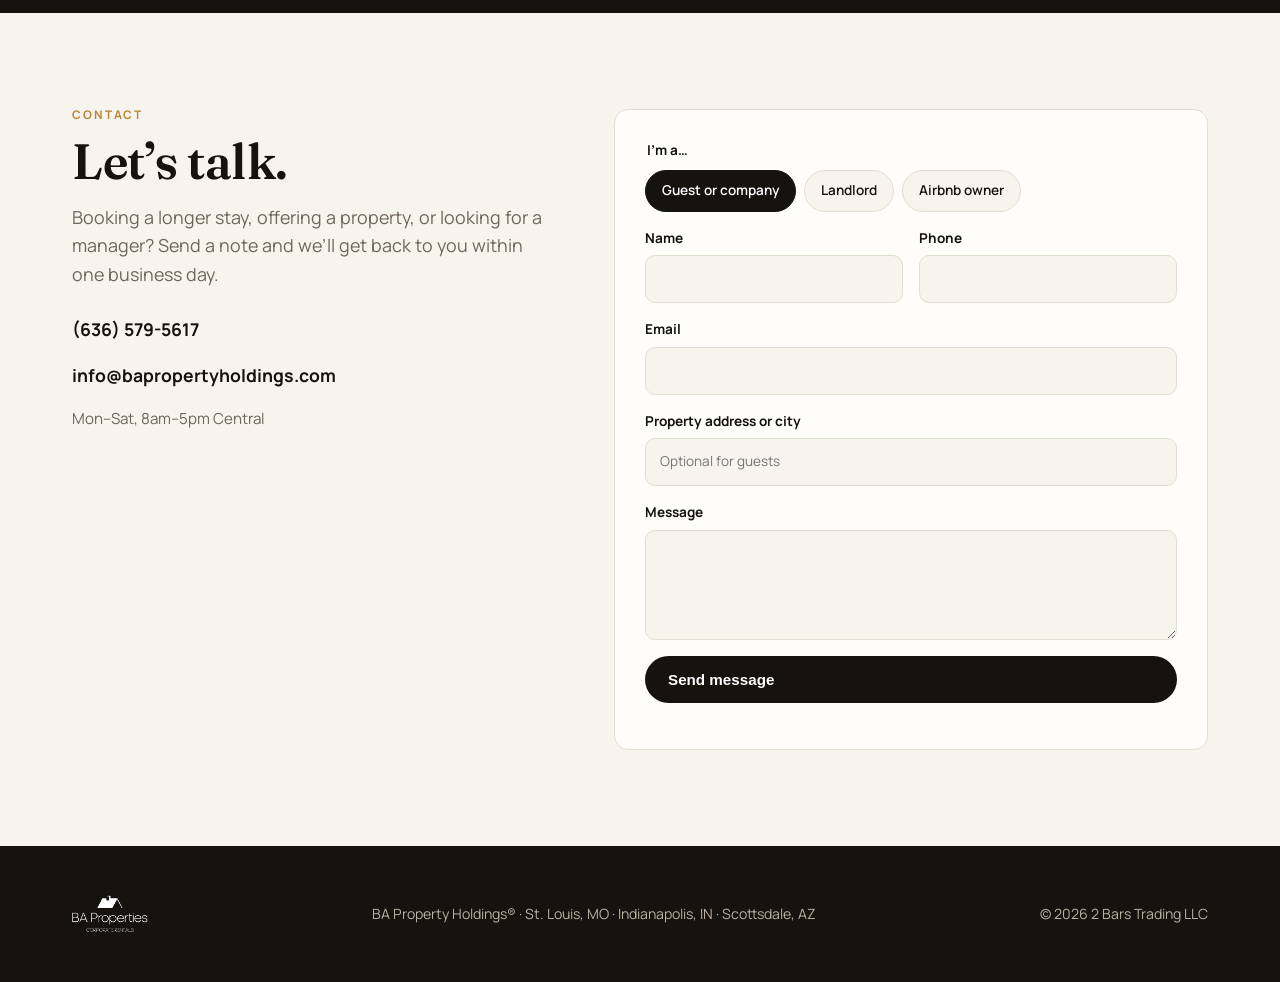
<file: new/template.html>
<!doctype html>
<html lang="en">
<head>
<meta charset="utf-8">
<meta name="viewport" content="width=device-width, initial-scale=1">
<title>BA Properties | Furnished homes in St. Louis, Indianapolis &amp; Scottsdale</title>
<meta name="description" content="BA Properties runs 12 furnished homes across St. Louis, Indianapolis and Scottsdale, rated 4.82 across 1,850+ guest reviews. Book a stay, lease us your property, or have us manage your Airbnb.">
<meta name="robots" content="noindex">
<link rel="icon" href="../images/6371a78a9b96f76beb07923d_logo_-_32px.png">
<link rel="preconnect" href="https://fonts.googleapis.com">
<link rel="preconnect" href="https://fonts.gstatic.com" crossorigin>
<link href="https://fonts.googleapis.com/css2?family=Fraunces:opsz,wght@9..144,400;9..144,600;9..144,700&family=Manrope:wght@400;500;600;700&display=swap" rel="stylesheet">
<style>
:root{
  --ink:#16130f; --ink-2:#2a251f; --paper:#f7f4ee; --card:#fffdf9; --line:#e4ddd1; --muted:#6f665a;
  --gold:#b8853a; --gold-2:#d7a85a; --gold-soft:#f3e6cf; --green:#2f5d4a;
  --serif:"Fraunces",Georgia,serif; --sans:"Manrope",system-ui,-apple-system,"Segoe UI",sans-serif;
  --r:14px; --max:1180px;
}
*{box-sizing:border-box} html{scroll-behavior:smooth}
body{margin:0;background:var(--paper);color:var(--ink);font:16px/1.6 var(--sans);-webkit-font-smoothing:antialiased}
img{display:block;max-width:100%}
a{color:inherit}
.wrap{max-width:var(--max);margin:0 auto;padding:0 22px}
h1,h2,h3{font-family:var(--serif);font-weight:600;line-height:1.08;margin:0;letter-spacing:-.01em}
h2{font-size:clamp(2rem,4.4vw,3.1rem)}
.eyebrow{font:700 .74rem/1 var(--sans);letter-spacing:.16em;text-transform:uppercase;color:var(--gold)}
.lede{font-size:1.12rem;color:var(--muted);max-width:60ch}
.btn{display:inline-flex;align-items:center;gap:8px;padding:14px 22px;border-radius:999px;font-weight:700;font-size:.95rem;text-decoration:none;border:1.5px solid transparent;cursor:pointer;transition:transform .15s,background .15s}
.btn:hover{transform:translateY(-1px)}
.btn-gold{background:var(--gold);color:#fff}.btn-gold:hover{background:#a3742f}
.btn-ghost{border-color:rgba(255,255,255,.5);color:#fff}.btn-ghost:hover{background:rgba(255,255,255,.1)}
.btn-dark{background:var(--ink);color:#fff}
section{padding:96px 0;scroll-margin-top:70px}#owners{scroll-margin-top:90px}
:focus-visible{outline:2px solid var(--gold);outline-offset:3px}

/* header */
header.top{position:sticky;top:0;z-index:20;background:rgba(22,19,15,.94);backdrop-filter:blur(8px);color:#fff}
.top .wrap{display:flex;align-items:center;justify-content:space-between;height:70px;gap:20px}
.brand img{height:44px;width:auto;mix-blend-mode:lighten}
.top nav{display:flex;gap:26px;font-size:.92rem;font-weight:600}
.top nav a{text-decoration:none;opacity:.85}.top nav a:hover{opacity:1;color:var(--gold-2)}
.top .call{font-weight:700;text-decoration:none;color:var(--gold-2);white-space:nowrap}
@media(max-width:900px){.top nav{display:none}}

/* hero */
.hero{background:var(--ink);color:#fff;padding:70px 0 0;overflow:hidden}
.hero-grid{display:grid;grid-template-columns:1.05fr 1fr;gap:48px;align-items:center}
.hero h1{font-size:clamp(2.6rem,6vw,4.6rem);font-weight:600}
.hero h1 em{font-style:italic;color:var(--gold-2);font-weight:400}
.hero p{color:#cfc6b8;font-size:1.15rem;max-width:46ch;margin:22px 0 30px}
.hero-ctas{display:flex;flex-wrap:wrap;gap:12px}
.collage{display:grid;grid-template-columns:1fr 1fr;grid-template-rows:220px 220px;gap:10px}
.collage img{width:100%;height:100%;object-fit:cover;border-radius:12px}
.collage img:first-child{grid-row:span 2}
.proof{display:grid;grid-template-columns:repeat(4,1fr);border-top:1px solid rgba(255,255,255,.12);margin-top:64px}
.proof div{padding:26px 0;border-right:1px solid rgba(255,255,255,.12);text-align:center}
.proof div:last-child{border-right:0}
.proof b{display:block;font:600 2.3rem/1 var(--serif);color:var(--gold-2)}
.proof span{font-size:.86rem;color:#b9b0a2}
@media(max-width:860px){.hero-grid{grid-template-columns:1fr}.collage{grid-template-rows:160px 160px}.proof{grid-template-columns:1fr 1fr}.proof div:nth-child(2){border-right:0}}

/* paths */
.paths{display:grid;grid-template-columns:repeat(3,1fr);gap:18px;margin-top:44px}
.path{background:var(--card);border:1px solid var(--line);border-radius:var(--r);padding:28px;display:flex;flex-direction:column;gap:12px}
.path .eyebrow{color:var(--green)}
.path h3{font-size:1.5rem}
.path p{margin:0;color:var(--muted)}
.path a{margin-top:auto;font-weight:700;color:var(--gold);text-decoration:none}
@media(max-width:860px){.paths{grid-template-columns:1fr}}

/* stays */
#stays{background:var(--card);border-block:1px solid var(--line)}
.head-row{display:flex;justify-content:space-between;align-items:end;gap:24px;flex-wrap:wrap}
.filters{display:flex;gap:8px;flex-wrap:wrap}
.chip{border:1px solid var(--line);background:var(--paper);border-radius:999px;padding:8px 16px;font:600 .88rem var(--sans);cursor:pointer;color:var(--ink)}
.chip[aria-pressed="true"]{background:var(--ink);color:#fff;border-color:var(--ink)}
.grid{display:grid;grid-template-columns:repeat(auto-fill,minmax(320px,1fr));gap:22px;margin-top:36px}
.home{background:var(--paper);border:1px solid var(--line);border-radius:var(--r);overflow:hidden;display:flex;flex-direction:column;text-decoration:none;transition:box-shadow .2s,transform .2s}
.home:hover{box-shadow:0 14px 34px rgba(22,19,15,.12);transform:translateY(-2px)}
.home .ph{aspect-ratio:3/2;overflow:hidden;position:relative}
.home .ph img{width:100%;height:100%;object-fit:cover;transition:transform .5s}
.home:hover .ph img{transform:scale(1.04)}
.home .city{position:absolute;left:12px;top:12px;background:rgba(22,19,15,.8);color:#fff;font:700 .72rem var(--sans);letter-spacing:.08em;text-transform:uppercase;padding:6px 10px;border-radius:999px}
.home .body{padding:18px 20px 20px;display:flex;flex-direction:column;gap:6px}
.home h3{font-size:1.18rem;line-height:1.25}
.home .meta{display:flex;justify-content:space-between;font-size:.88rem;color:var(--muted)}
.home .rate{font-weight:700;color:var(--ink)}
.home .rate::before{content:"★ ";color:var(--gold)}

/* reviews */
.reviews{display:grid;grid-template-columns:repeat(3,1fr);gap:18px;margin-top:40px}
.rev{background:var(--card);border:1px solid var(--line);border-radius:var(--r);padding:26px;display:flex;flex-direction:column;gap:14px;margin:0}
.rev blockquote{margin:0;font:400 1.08rem/1.55 var(--serif)}
.rev blockquote::before{content:"“";display:block;font-size:2.6rem;line-height:.6;color:var(--gold);margin-bottom:6px}
.rev figcaption{font-size:.84rem;color:var(--muted);margin-top:auto}
.rev figcaption b{color:var(--ink)}
.stars{color:var(--gold);letter-spacing:2px;font-size:.9rem}
@media(max-width:960px){.reviews{grid-template-columns:1fr 1fr}}@media(max-width:640px){.reviews{grid-template-columns:1fr}}

/* who stays */
.who{display:grid;grid-template-columns:repeat(4,1fr);gap:16px;margin-top:36px}
.who div{border-top:2px solid var(--gold);padding-top:16px}
.who h3{font-size:1.15rem;margin-bottom:6px}
.who p{margin:0;color:var(--muted);font-size:.95rem}
@media(max-width:860px){.who{grid-template-columns:1fr 1fr}}

/* partner sections */
.partner{background:var(--ink);color:#fff}
.partner .lede{color:#cfc6b8}
.split{display:grid;grid-template-columns:1fr 1fr;gap:56px;align-items:start}
.split + .split{margin-top:96px;padding-top:96px;border-top:1px solid rgba(255,255,255,.12)}
.steps{list-style:none;margin:28px 0 0;padding:0;display:grid;gap:18px;counter-reset:s}
.steps li{display:grid;grid-template-columns:44px 1fr;gap:14px;align-items:start}
.steps li::before{counter-increment:s;content:counter(s);width:44px;height:44px;border-radius:50%;border:1.5px solid var(--gold-2);color:var(--gold-2);display:grid;place-items:center;font:600 1.1rem var(--serif)}
.steps b{display:block;font-size:1.05rem}
.steps span{color:#b9b0a2;font-size:.95rem}
.checks{list-style:none;margin:0;padding:28px;display:grid;gap:14px;background:var(--ink-2);border-radius:var(--r);border:1px solid rgba(255,255,255,.1)}
.checks li{padding-left:30px;position:relative;color:#e6dfd3}
.checks li::before{content:"";position:absolute;left:0;top:7px;width:16px;height:9px;border-left:2.5px solid var(--gold-2);border-bottom:2.5px solid var(--gold-2);transform:rotate(-45deg)}
.split .btn{margin-top:28px}
@media(max-width:860px){.split{grid-template-columns:1fr;gap:28px}}

/* contact */
.contact{display:grid;grid-template-columns:.9fr 1.1fr;gap:56px}
.contact form{background:var(--card);border:1px solid var(--line);border-radius:var(--r);padding:30px;display:grid;gap:16px}
.row2{display:grid;grid-template-columns:1fr 1fr;gap:16px}
label{display:grid;gap:6px;font-weight:700;font-size:.85rem}
input,select,textarea{font:inherit;font-weight:400;padding:12px 14px;border:1px solid var(--line);border-radius:10px;background:var(--paper);color:var(--ink);width:100%}
textarea{min-height:110px;resize:vertical}
.seg{display:flex;flex-wrap:wrap;gap:8px;position:relative}
.seg input{position:absolute;left:0;top:0;width:1px;height:1px;opacity:0;pointer-events:none}
.seg label{border:1px solid var(--line);border-radius:999px;padding:9px 16px;cursor:pointer;font-weight:600;background:var(--paper)}
.seg input:checked + label{background:var(--ink);color:#fff;border-color:var(--ink)}
.seg input:focus-visible + label{outline:2px solid var(--gold);outline-offset:2px}
.msg{padding:14px 16px;border-radius:10px;font-weight:600}
.msg.ok{background:#e4f1ea;color:var(--green)}.msg.err{background:#f8e3df;color:#8a2f1f}
.contact-info{display:grid;gap:18px;margin-top:26px}
.contact-info a{font-weight:700;text-decoration:none;font-size:1.1rem}
@media(max-width:860px){.contact{grid-template-columns:1fr}.row2{grid-template-columns:1fr}}

footer{background:var(--ink);color:#b9b0a2;padding:48px 0;font-size:.88rem}
footer .wrap{display:flex;justify-content:space-between;gap:24px;flex-wrap:wrap;align-items:center}
footer img{height:40px;mix-blend-mode:lighten}
@media(prefers-reduced-motion:reduce){*{transition:none!important;scroll-behavior:auto!important}}
</style>
</head>
<body>
<header class="top">
  <div class="wrap">
    <a class="brand" href="#top" aria-label="BA Properties home"><img src="img/logo.png" alt="BA Properties"></a>
    <nav aria-label="Main">
      <a href="#stays">Stays</a><a href="#reviews">Reviews</a><a href="#landlords">Landlords</a><a href="#owners">Property owners</a><a href="#contact">Contact</a>
    </nav>
    <a class="call" href="tel:+16365795617">(636) 579-5617</a>
  </div>
</header>

<main id="top">
  <section class="hero">
    <div class="wrap">
      <div class="hero-grid">
        <div>
          <div class="eyebrow">St. Louis · Indianapolis · Scottsdale</div>
          <h1 style="margin-top:18px">Furnished homes, <em>run like a hotel</em>, kept like our own.</h1>
          <p>We run 12 furnished homes for traveling professionals, families and groups, with 1,850+ guest reviews averaging 4.82 stars. Property owners: we can lease your place or manage your Airbnb.</p>
          <div class="hero-ctas">
            <a class="btn btn-gold" href="#stays">Find a stay</a>
            <a class="btn btn-ghost" href="#landlords">Partner with us</a>
          </div>
        </div>
        <div class="collage" aria-hidden="true">
          <img src="img/2622-monon-grand-01.jpg" alt="">
          <img src="img/posh-sleeps-10-private-hot-tub-01.jpg" alt="">
          <img src="img/2930-hickory-01.jpg" alt="">
        </div>
      </div>
      <div class="proof">
        <div><b>%%NREV%%</b><span>guest reviews on Airbnb</span></div>
        <div><b>%%AVG%%★</b><span>average rating</span></div>
        <div><b>%%FIVE%%%</b><span>of reviews are five stars</span></div>
        <div><b>%%NHOMES%%</b><span>homes in 3 cities</span></div>
      </div>
    </div>
  </section>

  <section>
    <div class="wrap">
      <div class="eyebrow">How we work with you</div>
      <h2 style="margin-top:14px;max-width:18ch">One team, three ways in.</h2>
      <div class="paths">
        <div class="path"><span class="eyebrow">Guests &amp; companies</span><h3>Stay with us</h3><p>Whole homes for a weekend, a hospital stay or a three-month project, with full kitchens, fast Wi-Fi and self check-in.</p><a href="#stays">See the homes →</a></div>
        <div class="path"><span class="eyebrow">Landlords</span><h3>Lease us your property</h3><p>We become your tenant and pay rent on time every month. You get no vacancies, no turnover and no tenant calls.</p><a href="#landlords">How guaranteed rent works →</a></div>
        <div class="path"><span class="eyebrow">Airbnb owners</span><h3>Let us run your Airbnb</h3><p>You keep your listing and your reviews. The same team behind our homes runs yours, for one fee in writing.</p><a href="#owners">How management works →</a></div>
      </div>
    </div>
  </section>

  <section id="stays">
    <div class="wrap">
      <div class="head-row">
        <div><div class="eyebrow">Our homes</div><h2 style="margin-top:14px">Where you can stay</h2></div>
        <div class="filters" role="group" aria-label="Filter by city">
          <button class="chip" aria-pressed="true" data-city="all">All</button>
          <button class="chip" aria-pressed="false" data-city="St. Louis">St. Louis</button>
          <button class="chip" aria-pressed="false" data-city="Indianapolis">Indianapolis</button>
          <button class="chip" aria-pressed="false" data-city="Scottsdale">Scottsdale</button>
        </div>
      </div>
      <div class="grid" id="homes"></div>
      <p class="lede" style="margin-top:28px;font-size:1rem">Booking for a group? The four Soulard apartments book together for up to 30 guests, and the two Monon houses in Indianapolis for up to 28. <a href="#contact">Ask us</a>.</p>
    </div>
  </section>

  <section id="reviews">
    <div class="wrap">
      <div class="eyebrow">Guest reviews</div>
      <h2 style="margin-top:14px;max-width:20ch">What guests say, in their own words</h2>
      <p class="lede" style="margin-top:14px">Recent Airbnb reviews, unedited. Every home on this page averages 4.68 stars or higher.</p>
      <div class="reviews">
        <figure class="rev"><span class="stars">★★★★★</span><blockquote>We stayed here while our granddaughter went through an Operation at Children’s Hospital, it was so nice to be able to relax and rest after a stressful day. The place is very clean and well equipped with everything we need.</blockquote><figcaption><b>The Grove’s Greenest Pad</b> · St. Louis · Oct 2026</figcaption></figure>
        <figure class="rev"><span class="stars">★★★★★</span><blockquote>I brought 8 FFA members with me to National Convention for a 4 night stay and it was perfect! Plenty of room to relax and hangout.</blockquote><figcaption><b>The Luxe Monon Getaway</b> · Indianapolis · Oct 2026</figcaption></figure>
        <figure class="rev"><span class="stars">★★★★★</span><blockquote>I travel to St. Louis a few times a year, and I’ll definitely be staying with Anna again. The place was very clean, comfortable, and inviting, and it had everything we needed.</blockquote><figcaption><b>Spacious Soulard 1BR</b> · St. Louis · Oct 2026</figcaption></figure>
        <figure class="rev"><span class="stars">★★★★★</span><blockquote>My 5 friends and I came to Indianapolis for marathon weekend, and this house was perfect. The kitchen had everything so we could make food, the location was great, and there was plenty of space for everyone.</blockquote><figcaption><b>The Luxe Monon Getaway</b> · Indianapolis · Nov 2026</figcaption></figure>
        <figure class="rev"><span class="stars">★★★★★</span><blockquote>Felt right at home here! From towels warmers to free tea and shower bombs and clean hot tub and rooms, I would come back to this airbnb if ever in the area again!</blockquote><figcaption><b>Designer Home, Hot Tub + EV</b> · St. Louis · Oct 2026</figcaption></figure>
        <figure class="rev"><span class="stars">★★★★★</span><blockquote>Very clean and comfortable. Easy to locate, easy to access. Parking was available in both the front and back. Close to Barnes Jewish hospital complex. Quiet neighborhood.</blockquote><figcaption><b>Groovy in the Grove</b> · St. Louis · Oct 2026</figcaption></figure>
      </div>
    </div>
  </section>

  <section style="padding-top:0">
    <div class="wrap">
      <div class="eyebrow">Who stays with us</div>
      <div class="who">
        <div><h3>Medical travel</h3><p>Traveling nurses and families near Barnes-Jewish, SSM Health and Children’s Hospital.</p></div>
        <div><h3>Corporate &amp; crews</h3><p>Business travelers, project teams and construction crews on 30-day-plus stays.</p></div>
        <div><h3>Displaced homeowners</h3><p>Insurance and relocation stays while a home is being repaired.</p></div>
        <div><h3>Groups &amp; events</h3><p>Mardi Gras in Soulard, conventions, marathons and family weekends.</p></div>
      </div>
    </div>
  </section>

  <section class="partner" id="landlords">
    <div class="wrap">
      <div class="split">
        <div>
          <div class="eyebrow" style="color:var(--gold-2)">For landlords</div>
          <h2 style="margin-top:14px">Guaranteed rent, paid on time. Every month.</h2>
          <p class="lede" style="margin-top:16px">We lease your home or apartment, furnish it and rent it to vetted mid-term and short-term guests. You get the same rent on the same day every month, with no vacancies and no turnover.</p>
          <ol class="steps">
            <li><div><b>Tell us about the property</b><span>Address, size and the rent you’re looking for.</span></div></li>
            <li><div><b>We tour it and make an offer</b><span>A standard lease with BA Properties as your tenant.</span></div></li>
            <li><div><b>We set it up and run it</b><span>Furnishing, cleaning, guests and day-to-day care are on us.</span></div></li>
          </ol>
          <a class="btn btn-gold" href="#contact" data-role="Landlord">Get a rent offer</a>
        </div>
        <ul class="checks">
          <li>Rent arrives on a fixed date, booked or not</li>
          <li>No tenant turnover, make-ready or eviction risk</li>
          <li>Cleaned by our in-house team after every stay</li>
          <li>Covered by our liability insurance</li>
          <li>Ring cameras at entrances, noise monitoring and smart locks with a new code for every guest</li>
          <li>Guests screened before every booking</li>
        </ul>
      </div>

      <div class="split" id="owners">
        <div>
          <div class="eyebrow" style="color:var(--gold-2)">For Airbnb owners</div>
          <h2 style="margin-top:14px">Your Airbnb, run by people who host every day.</h2>
          <p class="lede" style="margin-top:16px">Tired of guest messages at 2 a.m., cleaners who don’t show and empty winter weekends? We run your listing with the same team and systems behind our own 1,850+ reviews.</p>
          <ol class="steps">
            <li><div><b>Free earnings estimate</b><span>What your home should earn, based on your market and the local event calendar.</span></div></li>
            <li><div><b>We join as co-host</b><span>Your account, your listing, your reviews. You can see everything.</span></div></li>
            <li><div><b>We handle the rest</b><span>Pricing, guest messaging, cleaning, restocking and maintenance.</span></div></li>
          </ol>
          <a class="btn btn-gold" href="#contact" data-role="Property owner">Get my free estimate</a>
        </div>
        <ul class="checks">
          <li>You keep your listing and your reviews</li>
          <li>One management fee, in writing, with no hidden charges</li>
          <li>No markup on cleaning, supplies or repairs</li>
          <li>Photo check after every clean</li>
          <li>Monthly statement you can actually read</li>
          <li>A local team in St. Louis and Indianapolis</li>
        </ul>
      </div>
    </div>
  </section>

  <section id="contact">
    <div class="wrap contact">
      <div>
        <div class="eyebrow">Contact</div>
        <h2 style="margin-top:14px">Let’s talk.</h2>
        <p class="lede" style="margin-top:14px">Booking a longer stay, offering a property, or looking for a manager? Send a note and we’ll get back to you within one business day.</p>
        <div class="contact-info">
          <a href="tel:+16365795617">(636) 579-5617</a>
          <a href="mailto:info@bapropertyholdings.com">info@bapropertyholdings.com</a>
          <span class="lede" style="font-size:.95rem">Mon–Sat, 8am–5pm Central</span>
        </div>
      </div>
      <form id="contact-form" novalidate>
        <fieldset style="border:0;padding:0;margin:0"><legend style="font-weight:700;font-size:.85rem;margin-bottom:8px">I’m a…</legend>
          <div class="seg">
            <input type="radio" name="role" id="r1" value="Guest or company" checked><label for="r1">Guest or company</label>
            <input type="radio" name="role" id="r2" value="Landlord"><label for="r2">Landlord</label>
            <input type="radio" name="role" id="r3" value="Property owner"><label for="r3">Airbnb owner</label>
          </div>
        </fieldset>
        <div class="row2">
          <label>Name<input name="name" required autocomplete="name"></label>
          <label>Phone<input name="phone" type="tel" autocomplete="tel"></label>
        </div>
        <label>Email<input name="email" type="email" required autocomplete="email"></label>
        <label id="addr-wrap">Property address or city<input name="property" placeholder="Optional for guests"></label>
        <label>Message<textarea name="message" required></textarea></label>
        <button class="btn btn-dark" type="submit">Send message</button>
        <div id="form-msg" role="status" aria-live="polite"></div>
      </form>
    </div>
  </section>
</main>

<footer>
  <div class="wrap">
    <img src="img/logo.png" alt="BA Properties">
    <span>BA Property Holdings® · St. Louis, MO · Indianapolis, IN · Scottsdale, AZ</span>
    <span>© 2026 2 Bars Trading LLC</span>
  </div>
</footer>

<script>
const HOMES = %%LISTINGS%%;
const grid=document.getElementById("homes");
function esc(s){return String(s).replace(/[&<>"]/g,c=>({"&":"&amp;","<":"&lt;",">":"&gt;",'"':"&quot;"}[c]))}
function render(city){
  grid.innerHTML=HOMES.filter(h=>city==="all"||h.city===city).map(h=>`
    <a class="home" href="${esc(h.airbnb)}" target="_blank" rel="noopener">
      <div class="ph"><img src="${esc(h.img[0])}" alt="${esc(h.title)}" loading="lazy"><span class="city">${esc(h.city)}</span></div>
      <div class="body">
        <h3>${esc(h.title)}</h3>
        <div class="meta"><span>${esc(h.hood)} · Sleeps ${h.sleeps}</span><span class="rate">${h.rating.toFixed(2)} <span style="font-weight:400;color:var(--muted)">(${h.reviews})</span></span></div>
      </div>
    </a>`).join("");
}
render("all");
document.querySelectorAll(".chip").forEach(c=>c.addEventListener("click",()=>{
  document.querySelectorAll(".chip").forEach(x=>x.setAttribute("aria-pressed",x===c?"true":"false"));
  render(c.dataset.city);
}));
document.querySelectorAll("[data-role]").forEach(a=>a.addEventListener("click",()=>{
  const r=[...document.querySelectorAll('input[name="role"]')].find(i=>i.value===a.dataset.role); if(r) r.checked=true;
}));
const form=document.getElementById("contact-form"), msg=document.getElementById("form-msg");
form.addEventListener("submit",e=>{
  e.preventDefault();
  if(!form.reportValidity()) return;
  const d=Object.fromEntries(new FormData(form));
  const btn=form.querySelector("button"); btn.disabled=true; btn.textContent="Sending…";
  fetch("https://formsubmit.co/ajax/info@bapropertyholdings.com",{method:"POST",headers:{"Content-Type":"application/json",Accept:"application/json"},
    body:JSON.stringify({"I am a":d.role,Name:d.name,Email:d.email,Phone:d.phone,Property:d.property,Message:d.message,_subject:`Website: ${d.role} inquiry from ${d.name}`,_replyto:d.email,_template:"table",_captcha:"false"})})
  .then(r=>r.json().then(j=>{if(!r.ok||String(j.success)==="false")throw j}))
  .then(()=>{form.reset();msg.className="msg ok";msg.textContent="Thanks! We got your message and will reply within one business day.";})
  .catch(()=>{msg.className="msg err";msg.innerHTML='That didn’t send. Please call <a href="tel:+16365795617">(636) 579-5617</a> or email info@bapropertyholdings.com.';})
  .finally(()=>{btn.disabled=false;btn.textContent="Send message";});
});
</script>
</body>
</html>
</file>
